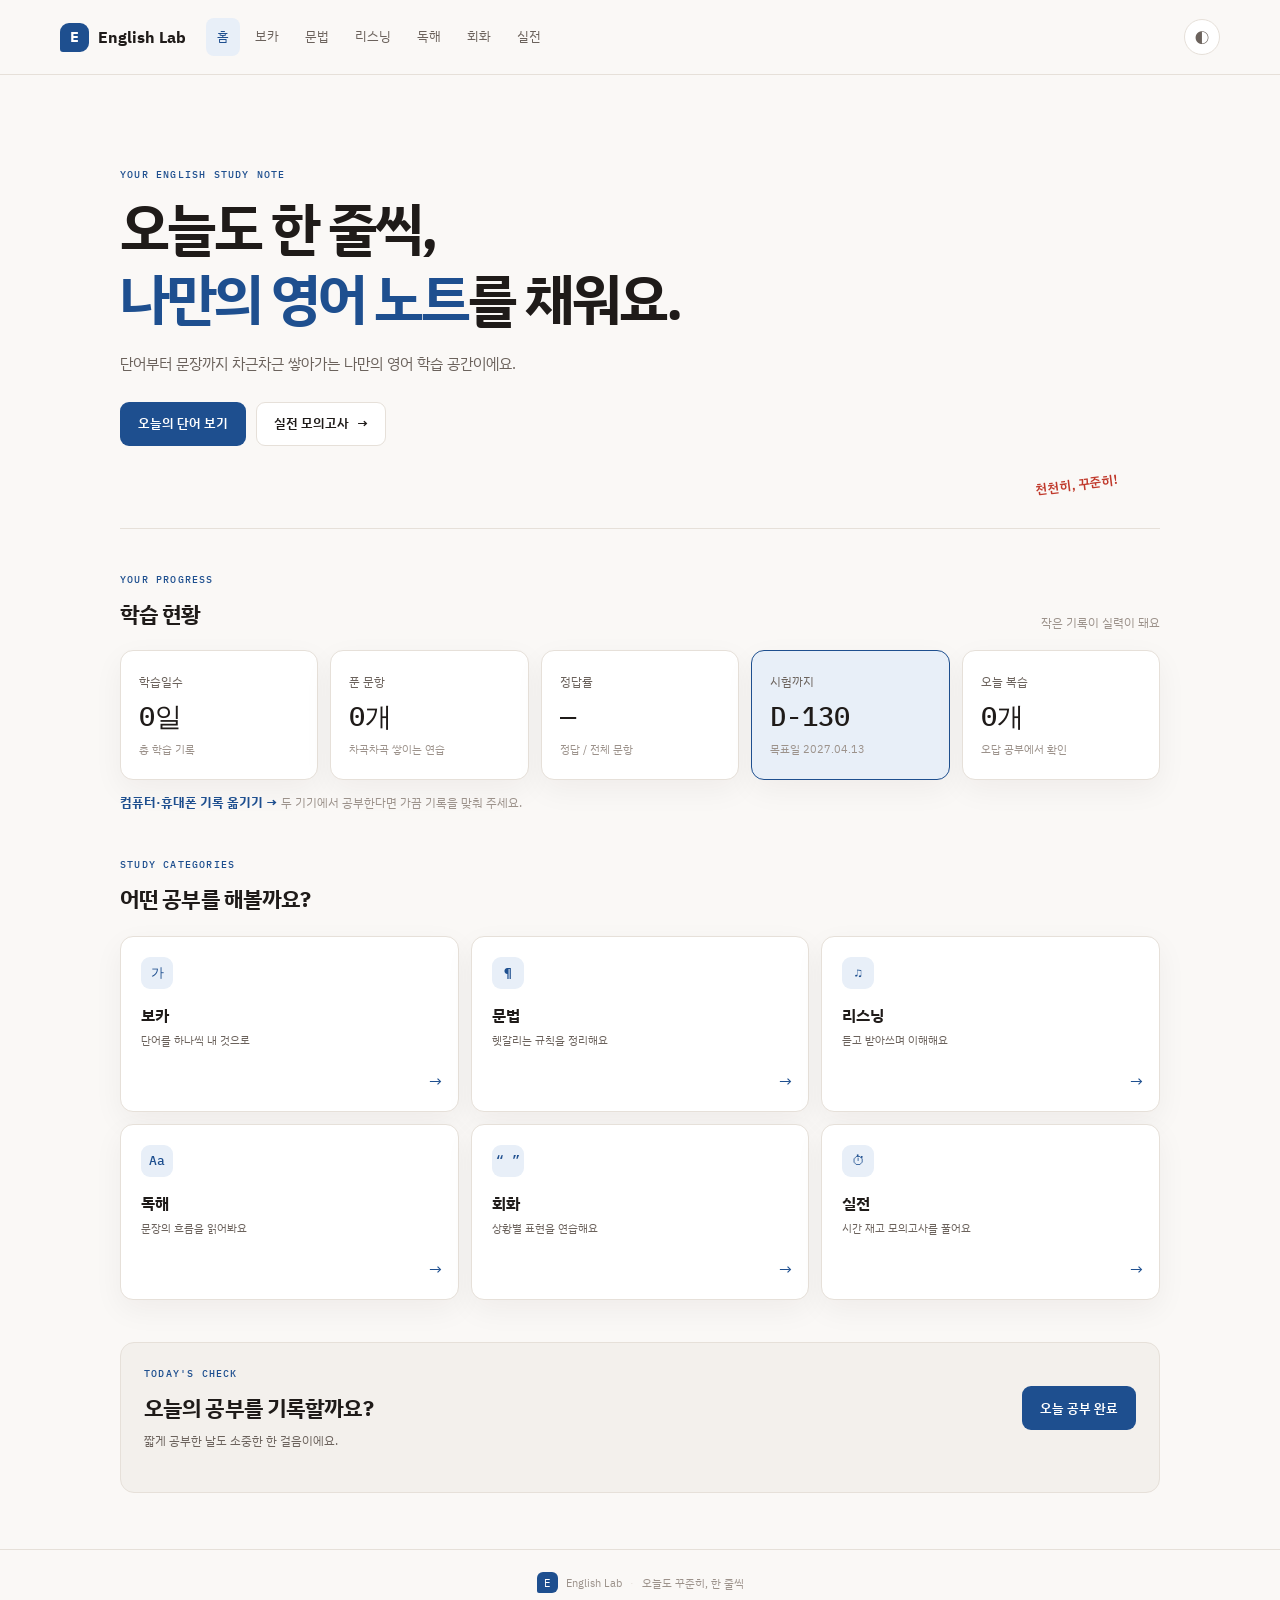
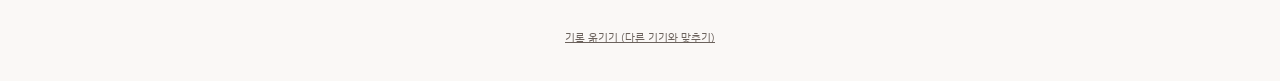
<file: index.html>
<!doctype html>
<html lang="ko">
<head>
  <meta charset="utf-8">
  <meta name="viewport" content="width=device-width, initial-scale=1">
  <meta name="theme-color" content="#FAF8F6">
  <title>English Lab — 오늘의 학습</title>
  <link rel="preconnect" href="https://fonts.googleapis.com">
  <link rel="preconnect" href="https://fonts.gstatic.com" crossorigin>
  <link href="https://fonts.googleapis.com/css2?family=IBM+Plex+Sans+KR:wght@400;600;700&family=IBM+Plex+Mono:wght@400;500&display=swap" rel="stylesheet">
  <link rel="stylesheet" href="assets/css/style.css">
  <script src="assets/js/common.js" defer></script>
</head>
<body>
  <div id="site-header"></div>
  <main class="container">
    <section class="hero">
      <p class="eyebrow">YOUR ENGLISH STUDY NOTE</p>
      <h1>오늘도 한 줄씩,<br><span class="ink-accent">나만의 영어 노트</span>를 채워요.</h1>
      <p class="hero-copy">단어부터 문장까지 차근차근 쌓아가는 나만의 영어 학습 공간이에요.</p>
      <div class="button-row">
        <a class="button button-primary" href="pages/vocab.html">오늘의 단어 보기</a>
        <a class="button button-quiet" href="pages/practice.html">실전 모의고사 <span aria-hidden="true">→</span></a>
      </div>
      <span class="red-pencil-note">천천히, 꾸준히!</span>
    </section>

    <section class="section-block" aria-labelledby="status-title">
      <div class="section-heading">
        <div><p class="eyebrow">YOUR PROGRESS</p><h2 id="status-title">학습 현황</h2></div>
        <span class="section-note">작은 기록이 실력이 돼요</span>
      </div>
      <div class="stats-grid">
        <article class="stat-card"><span class="stat-label">학습일수</span><strong id="study-days">0일</strong><span class="stat-caption">총 학습 기록</span></article>
        <article class="stat-card"><span class="stat-label">푼 문항</span><strong id="quiz-solved">0개</strong><span class="stat-caption">차곡차곡 쌓이는 연습</span></article>
        <article class="stat-card"><span class="stat-label">정답률</span><strong id="quiz-rate">—</strong><span class="stat-caption">정답 / 전체 문항</span></article>
        <article class="stat-card stat-card-accent"><span class="stat-label">시험까지</span><strong id="exam-dday">D-</strong><span class="stat-caption">목표일 2027.04.13</span></article>
        <a class="stat-card due-review-card" id="due-review-card" href="pages/vocab.html#wrong" aria-disabled="true" tabindex="-1"><span class="stat-label">오늘 복습</span><strong id="due-review-count">0개</strong><span class="stat-caption">오답 공부에서 확인</span></a>
      </div>
      <p class="sync-home-link"><a href="pages/sync.html">컴퓨터·휴대폰 기록 옮기기 →</a> <span>두 기기에서 공부한다면 가끔 기록을 맞춰 주세요.</span></p>
    </section>

    <section class="section-block" aria-labelledby="category-title">
      <div class="section-heading"><div><p class="eyebrow">STUDY CATEGORIES</p><h2 id="category-title">어떤 공부를 해볼까요?</h2></div></div>
      <div class="category-grid">
        <a class="category-card" href="pages/vocab.html"><span class="category-icon">가</span><span class="category-title">보카</span><span class="category-description">단어를 하나씩 내 것으로</span><span class="card-arrow">→</span></a>
        <a class="category-card" href="pages/grammar.html"><span class="category-icon">¶</span><span class="category-title">문법</span><span class="category-description">헷갈리는 규칙을 정리해요</span><span class="card-arrow">→</span></a>
        <a class="category-card" href="pages/listening.html"><span class="category-icon">♫</span><span class="category-title">리스닝</span><span class="category-description">듣고 받아쓰며 이해해요</span><span class="card-arrow">→</span></a>
        <a class="category-card" href="pages/reading.html"><span class="category-icon">Aa</span><span class="category-title">독해</span><span class="category-description">문장의 흐름을 읽어봐요</span><span class="card-arrow">→</span></a>
        <a class="category-card" href="pages/speaking.html"><span class="category-icon">“ ”</span><span class="category-title">회화</span><span class="category-description">상황별 표현을 연습해요</span><span class="card-arrow">→</span></a>
        <a class="category-card" href="pages/practice.html"><span class="category-icon">⏱</span><span class="category-title">실전</span><span class="category-description">시간 재고 모의고사를 풀어요</span><span class="card-arrow">→</span></a>
      </div>
    </section>

    <section class="today-check">
      <div><p class="eyebrow">TODAY'S CHECK</p><h2>오늘의 공부를 기록할까요?</h2><p>짧게 공부한 날도 소중한 한 걸음이에요.</p></div>
      <button class="button button-primary" id="mark-today" type="button">오늘 공부 완료</button>
      <p class="check-message" id="today-message" aria-live="polite"></p>
    </section>
  </main>
  <div id="site-footer"></div>
  <script>
    document.addEventListener("DOMContentLoaded", function () {
      var progress = window.Progress.get();
      var solved = progress.quizSolved;
      document.getElementById("study-days").textContent = progress.studiedDates.length + "일";
      document.getElementById("quiz-solved").textContent = solved + "개";
      document.getElementById("quiz-rate").textContent = solved ? Math.round(progress.quizCorrect / solved * 100) + "%" : "—";
      var dueCount = window.Progress.getDueWords().length;
      var dueCard = document.getElementById("due-review-card");
      document.getElementById("due-review-count").textContent = dueCount + "개";
      dueCard.classList.toggle("has-due-words", dueCount > 0);
      dueCard.setAttribute("aria-disabled", String(dueCount === 0));
      dueCard.tabIndex = dueCount > 0 ? 0 : -1;
      if (dueCount === 0) dueCard.removeAttribute("href");
      var days = Math.ceil((new Date("2027-04-13T00:00:00") - new Date(new Date().toDateString())) / 86400000);
      document.getElementById("exam-dday").textContent = days > 0 ? "D-" + days : days === 0 ? "D-day" : "완료";
      document.getElementById("mark-today").addEventListener("click", function () {
        window.Progress.markToday();
        document.getElementById("study-days").textContent = window.Progress.get().studiedDates.length + "일";
        document.getElementById("today-message").textContent = "오늘의 학습을 기록했어요. 잘했어요!";
        this.textContent = "오늘 기록 완료";
      });
    });
  </script>
</body>
</html>
</file>
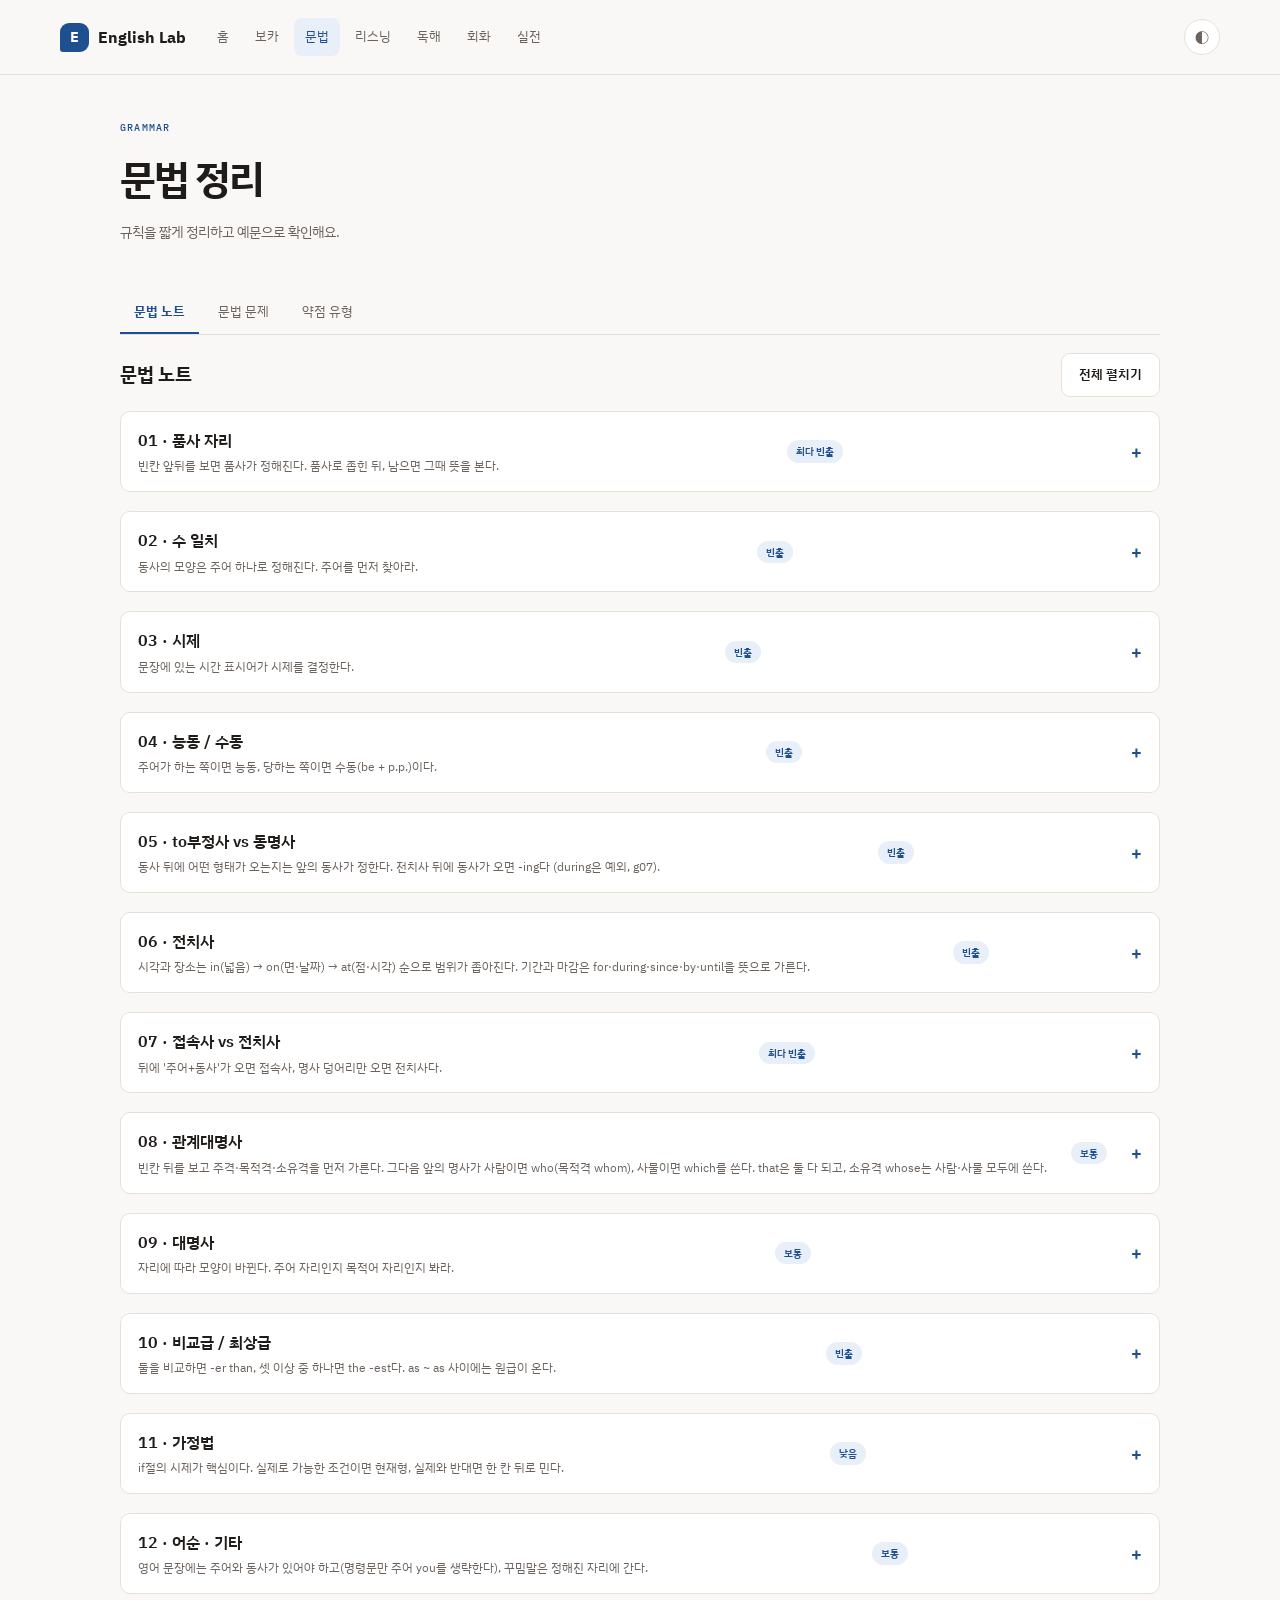
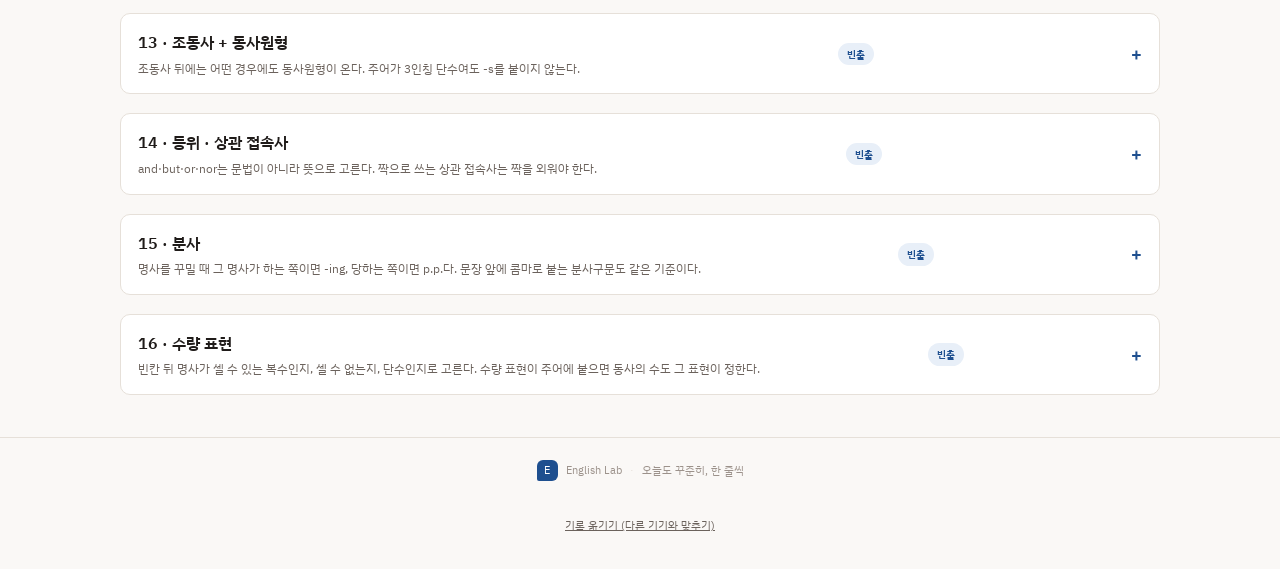
<file: pages/grammar.html>
<!doctype html>
<html lang="ko">
<head>
  <meta charset="utf-8">
  <meta name="viewport" content="width=device-width, initial-scale=1">
  <meta name="theme-color" content="#FAF8F6">
  <title>문법 — English Lab</title>
  <link rel="preconnect" href="https://fonts.googleapis.com">
  <link rel="preconnect" href="https://fonts.gstatic.com" crossorigin>
  <link href="https://fonts.googleapis.com/css2?family=IBM+Plex+Sans+KR:wght@400;600;700&family=IBM+Plex+Mono:wght@400;500&display=swap" rel="stylesheet">
  <link rel="stylesheet" href="../assets/css/style.css">
  <script src="../assets/js/common.js" defer></script>
  <script src="../assets/js/grammar.js" defer></script>
</head>
<body>
  <div id="site-header"></div>
  <main class="container">
    <header class="page-intro">
      <p class="eyebrow">GRAMMAR</p>
      <h1>문법 정리</h1>
      <p>규칙을 짧게 정리하고 예문으로 확인해요.</p>
    </header>
    <section class="content-section grammar-workspace">
      <div class="vocab-tabs" role="tablist" aria-label="문법 학습 메뉴">
        <button class="vocab-tab" id="grammar-tab-notes" type="button" role="tab" aria-controls="grammar-panel-notes" aria-selected="true">문법 노트</button>
        <button class="vocab-tab" id="grammar-tab-quiz" type="button" role="tab" aria-controls="grammar-panel-quiz" aria-selected="false" tabindex="-1">문법 문제</button>
        <button class="vocab-tab" id="grammar-tab-weak" type="button" role="tab" aria-controls="grammar-panel-weak" aria-selected="false" tabindex="-1">약점 유형</button>
      </div>
      <section class="vocab-tab-panel" id="grammar-panel-notes" role="tabpanel" aria-labelledby="grammar-tab-notes">
        <div class="grammar-notes-heading">
          <h2>문법 노트</h2>
          <button class="button button-quiet" id="grammar-expand-toggle" type="button" aria-expanded="false">전체 펼치기</button>
        </div>
        <div id="grammar-list" class="grammar-list"></div>
      </section>
      <section class="vocab-tab-panel" id="grammar-panel-quiz" role="tabpanel" aria-labelledby="grammar-tab-quiz" hidden>
        <h2>문법 문제</h2>
        <form class="panel grammar-quiz-settings" id="grammar-quiz-form">
          <label class="field" for="grammar-quiz-rule">유형
            <select id="grammar-quiz-rule"></select>
          </label>
          <label class="field" for="grammar-quiz-count">문항 수
            <select id="grammar-quiz-count">
              <option value="10">10문제</option>
              <option value="20">20문제</option>
              <option value="all">전체</option>
            </select>
          </label>
          <p class="grammar-quiz-message" id="grammar-quiz-message" aria-live="polite"></p>
          <button class="button button-primary" type="submit">시작</button>
        </form>
        <div class="grammar-quiz-stage" id="grammar-quiz-stage" aria-live="polite" hidden></div>
      </section>
      <section class="vocab-tab-panel" id="grammar-panel-weak" role="tabpanel" aria-labelledby="grammar-tab-weak" hidden>
        <h2>약점 유형</h2>
        <div id="grammar-weak-list" class="grammar-weak-list"></div>
        <button class="button button-primary" id="grammar-weak-practice" type="button" disabled>약점 유형만 집중 연습</button>
      </section>
    </section>
  </main>
  <div id="site-footer"></div>
  <script src="../data/grammar.js"></script>
</body>
</html>
</file>
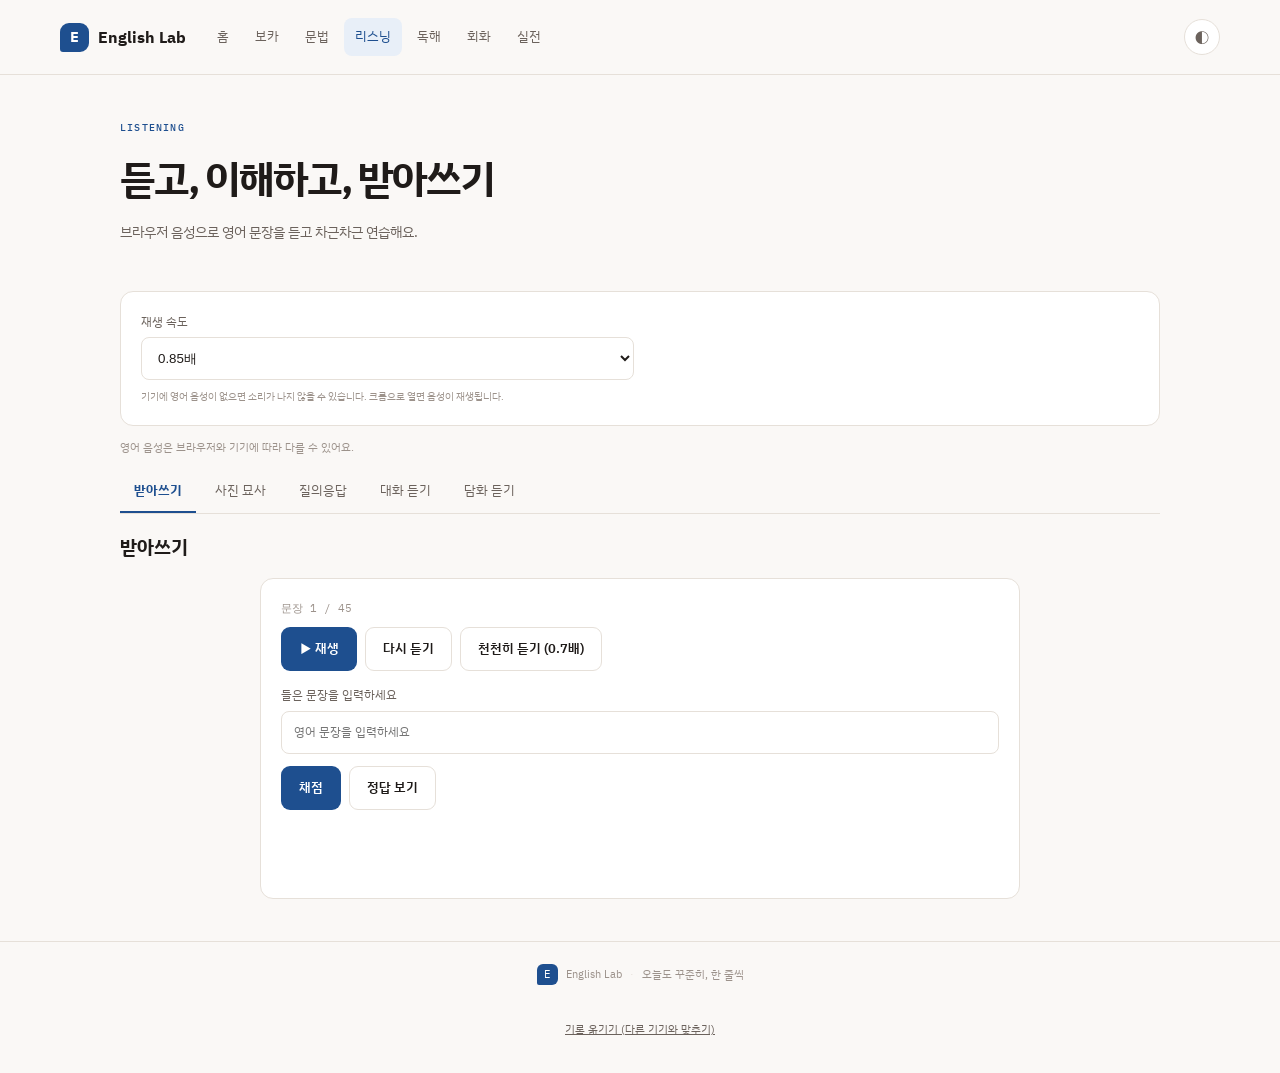
<file: pages/listening.html>
<!doctype html>
<html lang="ko">
<head>
  <meta charset="utf-8">
  <meta name="viewport" content="width=device-width, initial-scale=1">
  <meta name="theme-color" content="#FAF8F6">
  <title>리스닝 — English Lab</title>
  <link rel="preconnect" href="https://fonts.googleapis.com">
  <link rel="preconnect" href="https://fonts.gstatic.com" crossorigin>
  <link href="https://fonts.googleapis.com/css2?family=IBM+Plex+Sans+KR:wght@400;600;700&family=IBM+Plex+Mono:wght@400;500&display=swap" rel="stylesheet">
  <link rel="stylesheet" href="../assets/css/style.css">
  <script src="../assets/js/common.js" defer></script>
  <script src="../assets/js/speech.js" defer></script>
  <script src="../assets/js/listening-voices.js" defer></script>
  <script src="../assets/js/listening-graphic.js" defer></script>
  <script src="../assets/js/listening.js" defer></script>
</head>
<body>
  <div id="site-header"></div>
  <main class="container">
    <header class="page-intro">
      <p class="eyebrow">LISTENING</p>
      <h1>듣고, 이해하고, 받아쓰기</h1>
      <p>브라우저 음성으로 영어 문장을 듣고 차근차근 연습해요.</p>
    </header>
    <section class="content-section listening-workspace">
      <section class="panel listening-voice-settings" aria-label="음성 설정">
        <label class="field" for="listening-rate">재생 속도
          <select id="listening-rate">
            <option value="0.7">0.7배</option>
            <option value="0.85">0.85배</option>
            <option value="1">1.0배</option>
          </select>
        </label>
        <label class="field" id="listening-locale-field" for="listening-locale">발음
          <select id="listening-locale"></select>
        </label>
        <p class="listening-voice-diagnostics" id="listening-voice-diagnostics" role="status" aria-live="polite"></p>
        <p class="listening-accent-note" id="listening-accent-note" role="status" hidden>윈도우 설정에서 영국식·호주식 음성을 추가하면 다양한 발음으로 들을 수 있어요.</p>
      </section>
      <p class="listening-support-note" id="listening-support-note" role="status"></p>
      <p class="listening-fallback-note" id="listening-fallback-note" role="status" hidden></p>
      <div class="vocab-tabs" role="tablist" aria-label="리스닝 학습 메뉴">
        <button class="vocab-tab" id="listening-tab-dictation" type="button" role="tab" aria-controls="listening-panel-dictation" aria-selected="true">받아쓰기</button>
        <button class="vocab-tab" id="listening-tab-part1" type="button" role="tab" aria-controls="listening-panel-part1" aria-selected="false" tabindex="-1">사진 묘사</button>
        <button class="vocab-tab" id="listening-tab-part2" type="button" role="tab" aria-controls="listening-panel-part2" aria-selected="false" tabindex="-1">질의응답</button>
        <button class="vocab-tab" id="listening-tab-part3" type="button" role="tab" aria-controls="listening-panel-part3" aria-selected="false" tabindex="-1">대화 듣기</button>
        <button class="vocab-tab" id="listening-tab-part4" type="button" role="tab" aria-controls="listening-panel-part4" aria-selected="false" tabindex="-1">담화 듣기</button>
      </div>
      <section class="vocab-tab-panel" id="listening-panel-dictation" role="tabpanel" aria-labelledby="listening-tab-dictation">
        <h2>받아쓰기</h2>
        <div class="panel listening-exercise">
          <p class="listening-counter" id="dictation-counter"></p>
          <div class="listening-button-row">
            <button class="button button-primary listening-playback-control" id="dictation-play" type="button">▶ 재생</button>
            <button class="button button-quiet listening-playback-control" id="dictation-replay" type="button">다시 듣기</button>
            <button class="button button-quiet listening-playback-control" id="dictation-slow" type="button">천천히 듣기 (0.7배)</button>
          </div>
          <label class="field listening-answer-field" for="dictation-input">들은 문장을 입력하세요
            <input id="dictation-input" type="text" autocomplete="off" placeholder="영어 문장을 입력하세요">
          </label>
          <div class="listening-button-row">
            <button class="button button-primary" id="dictation-check" type="button">채점</button>
            <button class="button button-quiet" id="dictation-show-answer" type="button">정답 보기</button>
            <button class="button button-quiet" id="dictation-next" type="button" hidden>다음 문장</button>
          </div>
          <p class="listening-score" id="dictation-score" aria-live="polite"></p>
          <div class="dictation-result" id="dictation-result" aria-live="polite"></div>
          <p class="dictation-translation" id="dictation-translation" hidden></p>
          <p class="listening-playback-message" id="dictation-message" aria-live="polite"></p>
        </div>
      </section>
      <section class="vocab-tab-panel" id="listening-panel-part1" role="tabpanel" aria-labelledby="listening-tab-part1" hidden>
        <h2>사진 묘사 · Part 1</h2>
        <div class="panel listening-exercise">
          <p class="listening-counter" id="part1-counter"></p>
          <figure class="listening-part1-figure" id="part1-figure">
            <img class="listening-part1-photo" id="part1-photo" alt="" decoding="async">
            <p class="listening-part1-fallback" id="part1-photo-fallback" role="status" hidden>사진을 불러오지 못했어요. 새로고침하거나 다음 사진으로 넘어가 주세요.</p>
          </figure>
          <p class="listening-part1-guide" id="part1-guide">네 문장을 듣고 사진을 가장 잘 묘사한 문장을 고르세요. 문장은 채점 뒤에 글자로 보여 드려요.</p>
          <div class="listening-button-row">
            <button class="button button-primary listening-playback-control" id="part1-play-all" type="button">▶ 네 문장 차례로 듣기</button>
          </div>
          <div class="listening-choice-list" id="part1-choices"></div>
          <div class="listening-feedback" id="part1-feedback" aria-live="polite"></div>
          <button class="button button-primary" id="part1-next" type="button" hidden>다음 사진</button>
          <p class="listening-playback-message" id="part1-message" aria-live="polite"></p>
        </div>
      </section>
      <section class="vocab-tab-panel" id="listening-panel-part2"role="tabpanel" aria-labelledby="listening-tab-part2" hidden>
        <h2>질의응답 · Part 2</h2>
        <div class="panel listening-exercise">
          <p class="listening-counter" id="part2-counter"></p>
          <div class="listening-button-row">
            <button class="button button-primary listening-playback-control" id="part2-play-question" type="button">▶ 질문 재생</button>
            <button class="button button-quiet" id="part2-script-toggle" type="button" aria-expanded="false">스크립트 보기</button>
          </div>
          <p class="listening-script en" id="part2-script" hidden></p>
          <div class="listening-choice-list" id="part2-choices"></div>
          <div class="listening-feedback" id="part2-feedback" aria-live="polite"></div>
          <button class="button button-primary" id="part2-next" type="button" hidden>다음 문제</button>
          <p class="listening-playback-message" id="part2-message" aria-live="polite"></p>
        </div>
      </section>
      <section class="vocab-tab-panel" id="listening-panel-part3" role="tabpanel" aria-labelledby="listening-tab-part3" hidden>
        <h2>대화 듣기 · Part 3</h2>
        <div class="panel listening-exercise">
          <p class="listening-counter" id="part3-counter"></p>
          <div class="listening-graphic-slot" id="part3-graphic" hidden></div>
          <div class="listening-button-row">
            <button class="button button-primary listening-playback-control" id="part3-play" type="button">▶ 대화 듣기</button>
            <button class="button button-quiet listening-playback-control" id="part3-replay" type="button">대화 다시 듣기</button>
            <button class="button button-quiet" id="part3-start-questions" type="button" disabled>문제 시작</button>
          </div>
          <p class="listening-now-speaking" id="part3-now-speaking" aria-live="polite" hidden></p>
          <p class="listening-playback-message" id="part3-message" aria-live="polite"></p>
          <div class="listening-part3-quiz" id="part3-quiz" hidden>
            <p class="listening-counter" id="part3-question-counter"></p>
            <h3 class="listening-question en" id="part3-question"></h3>
            <div class="listening-choice-list" id="part3-choices"></div>
            <div class="listening-feedback" id="part3-feedback" aria-live="polite"></div>
            <button class="button button-primary" id="part3-next" type="button" hidden>다음 문제</button>
            <button class="button button-quiet" id="part3-script-toggle" type="button" aria-expanded="false" hidden>스크립트 보기</button>
            <div class="listening-transcript" id="part3-script" hidden></div>
            <button class="button button-quiet" id="part3-next-dialogue" type="button" hidden>다음 대화</button>
          </div>
        </div>
      </section>
      <section class="vocab-tab-panel" id="listening-panel-part4" role="tabpanel" aria-labelledby="listening-tab-part4" hidden>
        <h2>담화 듣기 · Part 4</h2>
        <div class="panel listening-exercise">
          <p class="listening-counter" id="part4-counter"></p>
          <div class="listening-graphic-slot" id="part4-graphic" hidden></div>
          <div class="listening-button-row">
            <button class="button button-primary listening-playback-control" id="part4-play" type="button">▶ 담화 듣기</button>
            <button class="button button-quiet listening-playback-control" id="part4-replay" type="button">담화 다시 듣기</button>
            <button class="button button-quiet" id="part4-start-questions" type="button" disabled>문제 시작</button>
          </div>
          <p class="listening-playback-message" id="part4-message" aria-live="polite"></p>
          <div class="listening-part3-quiz" id="part4-quiz" hidden>
            <p class="listening-counter" id="part4-question-counter"></p>
            <h3 class="listening-question en" id="part4-question"></h3>
            <div class="listening-choice-list" id="part4-choices"></div>
            <div class="listening-feedback" id="part4-feedback" aria-live="polite"></div>
            <button class="button button-primary" id="part4-next" type="button" hidden>다음 문제</button>
            <button class="button button-quiet" id="part4-script-toggle" type="button" aria-expanded="false" hidden>스크립트 보기</button>
            <div class="listening-transcript" id="part4-script" hidden></div>
            <button class="button button-quiet" id="part4-next-talk" type="button" hidden>다음 담화</button>
          </div>
        </div>
      </section>
    </section>
  </main>
  <div id="site-footer"></div>
  <script src="../data/listening.js"></script>
  <script src="../data/part1.js"></script>
</body>
</html>
</file>
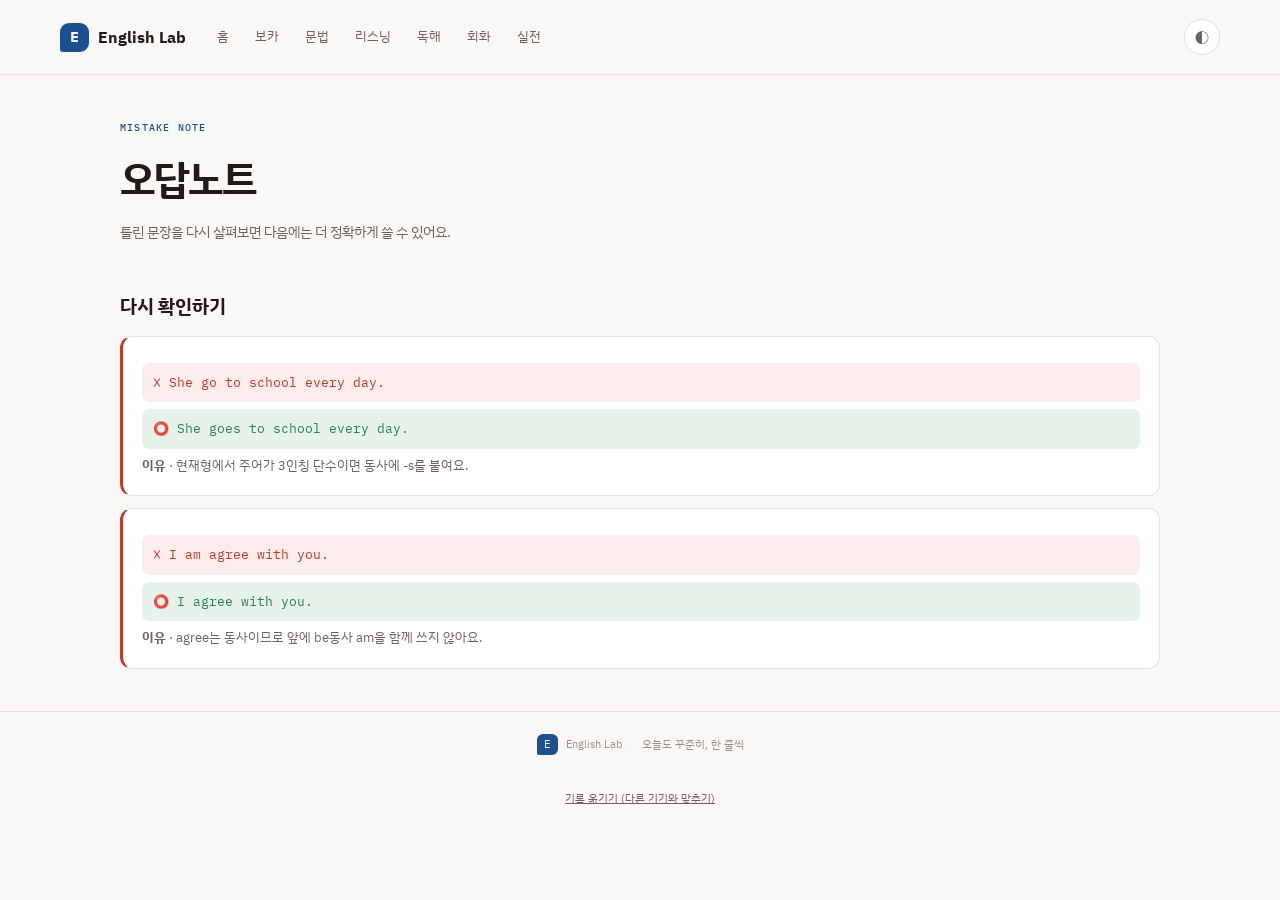
<file: pages/mistakes.html>
<!doctype html>
<html lang="ko"><head>
  <meta charset="utf-8"><meta name="viewport" content="width=device-width, initial-scale=1"><meta name="theme-color" content="#FAF8F6">
  <title>오답노트 — English Lab</title><link rel="preconnect" href="https://fonts.googleapis.com"><link rel="preconnect" href="https://fonts.gstatic.com" crossorigin>
  <link href="https://fonts.googleapis.com/css2?family=IBM+Plex+Sans+KR:wght@400;600;700&family=IBM+Plex+Mono:wght@400;500&display=swap" rel="stylesheet">
  <link rel="stylesheet" href="../assets/css/style.css"><script src="../assets/js/common.js" defer></script>
</head><body><div id="site-header"></div><main class="container">
  <header class="page-intro"><p class="eyebrow">MISTAKE NOTE</p><h1>오답노트</h1><p>틀린 문장을 다시 살펴보면 다음에는 더 정확하게 쓸 수 있어요.</p></header>
  <section class="content-section"><h2>다시 확인하기</h2><div id="mistake-list" class="list-stack"></div></section>
</main><div id="site-footer"></div>
<script src="../data/mistakes.js"></script><script>
  document.addEventListener("DOMContentLoaded", function () {
    document.getElementById("mistake-list").innerHTML = window.MISTAKES.map(function (item) {
      return '<article class="note-card mistake-card"><span class="answer-wrong en">❌ ' + item.original + '</span><span class="answer-right en">⭕ ' + item.correction + '</span><p><strong>이유</strong> · ' + item.reason + "</p></article>";
    }).join("");
  });
</script></body></html>
</file>
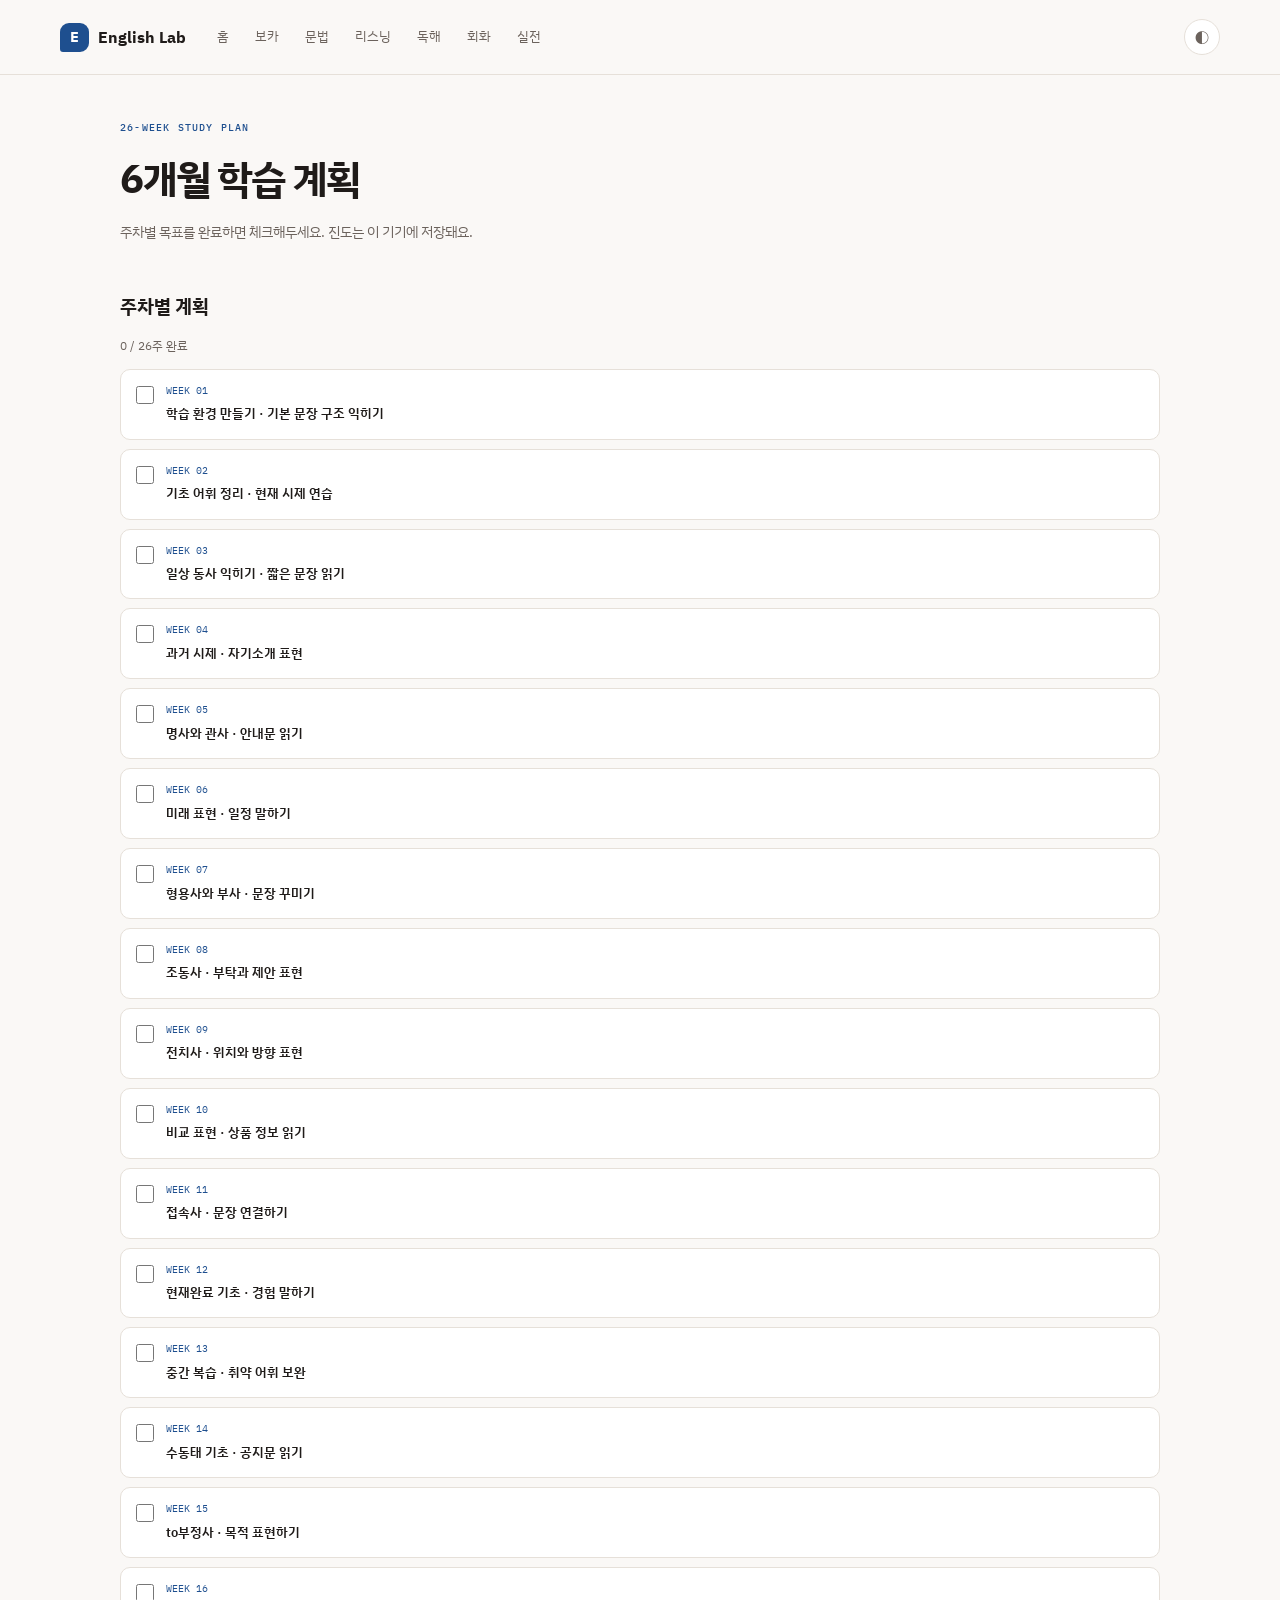
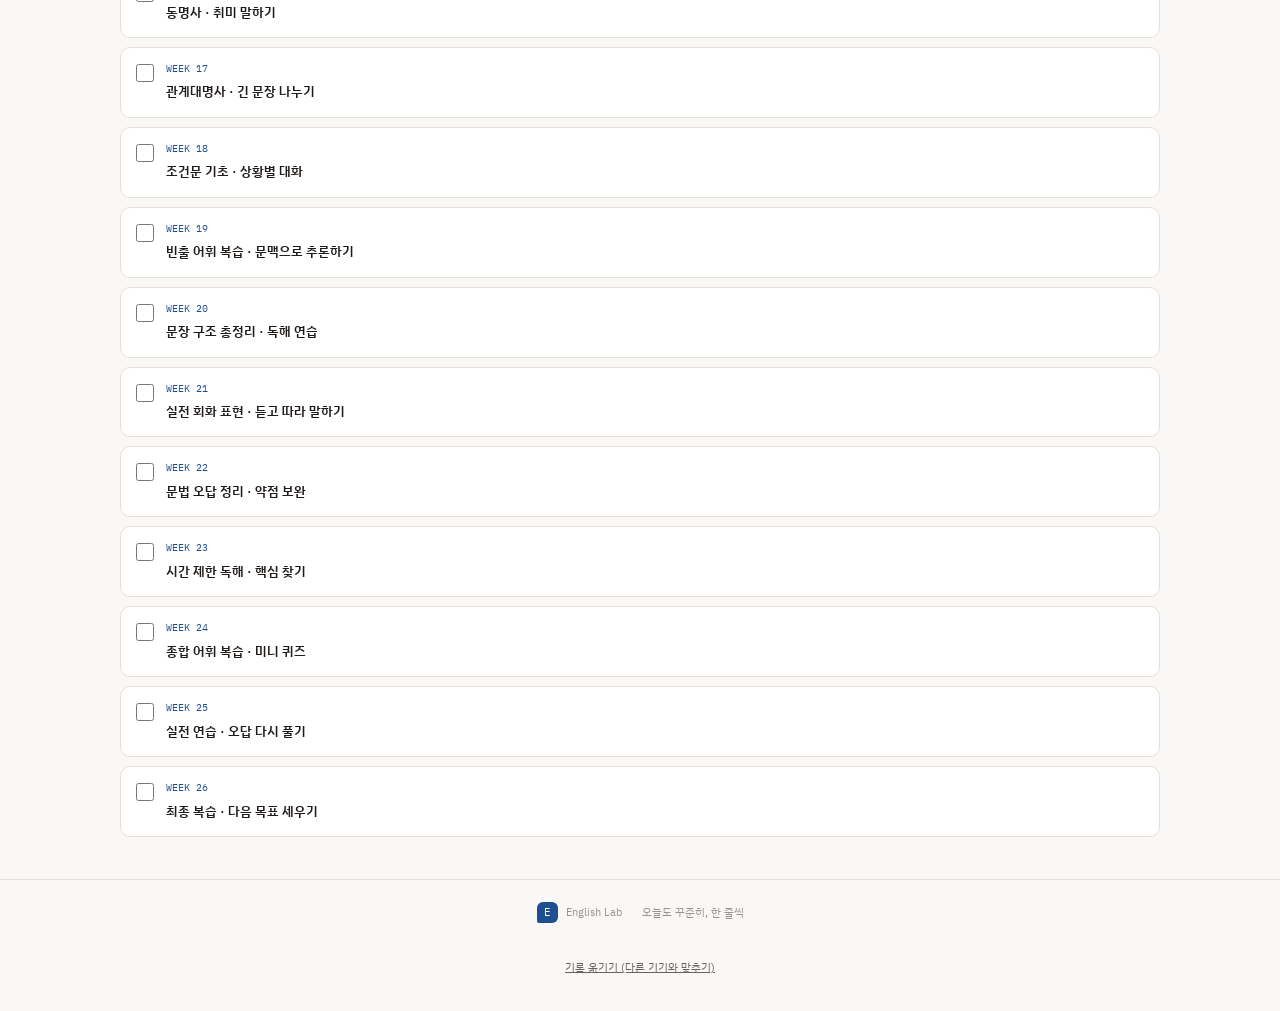
<file: pages/plan.html>
<!doctype html>
<html lang="ko"><head>
  <meta charset="utf-8"><meta name="viewport" content="width=device-width, initial-scale=1"><meta name="theme-color" content="#FAF8F6">
  <title>6개월 계획 — English Lab</title><link rel="preconnect" href="https://fonts.googleapis.com"><link rel="preconnect" href="https://fonts.gstatic.com" crossorigin>
  <link href="https://fonts.googleapis.com/css2?family=IBM+Plex+Sans+KR:wght@400;600;700&family=IBM+Plex+Mono:wght@400;500&display=swap" rel="stylesheet">
  <link rel="stylesheet" href="../assets/css/style.css"><script src="../assets/js/common.js" defer></script>
</head><body><div id="site-header"></div><main class="container">
  <header class="page-intro"><p class="eyebrow">26-WEEK STUDY PLAN</p><h1>6개월 학습 계획</h1><p>주차별 목표를 완료하면 체크해두세요. 진도는 이 기기에 저장돼요.</p></header>
  <section class="content-section"><h2>주차별 계획</h2><p class="plan-progress" id="plan-progress" aria-live="polite"></p><div class="plan-list" id="plan-list"></div></section>
</main><div id="site-footer"></div>
<script src="../data/plan.js"></script><script>
  document.addEventListener("DOMContentLoaded", function () {
    var progress = window.Progress.get();
    var list = document.getElementById("plan-list");
    function updateCount() {
      var done = Object.keys(window.Progress.get().planDone).filter(function (id) { return window.Progress.get().planDone[id]; }).length;
      document.getElementById("plan-progress").textContent = done + " / " + window.PLAN.length + "주 완료";
    }
    list.innerHTML = window.PLAN.map(function (item, index) {
      var checked = Boolean(progress.planDone[item.id]);
      return '<label class="plan-item' + (checked ? " is-done" : "") + '"><input type="checkbox" data-plan-id="' + item.id + '"' + (checked ? " checked" : "") + '><span><span class="plan-week">WEEK ' + String(index + 1).padStart(2, "0") + '</span><span class="plan-title">' + item.title + "</span></span></label>";
    }).join("");
    list.querySelectorAll("input").forEach(function (checkbox) {
      checkbox.addEventListener("change", function () {
        var planDone = window.Progress.get().planDone;
        planDone[checkbox.getAttribute("data-plan-id")] = checkbox.checked;
        window.Progress.set({ planDone: planDone });
        checkbox.closest(".plan-item").classList.toggle("is-done", checkbox.checked);
        updateCount();
      });
    });
    updateCount();
  });
</script></body></html>
</file>
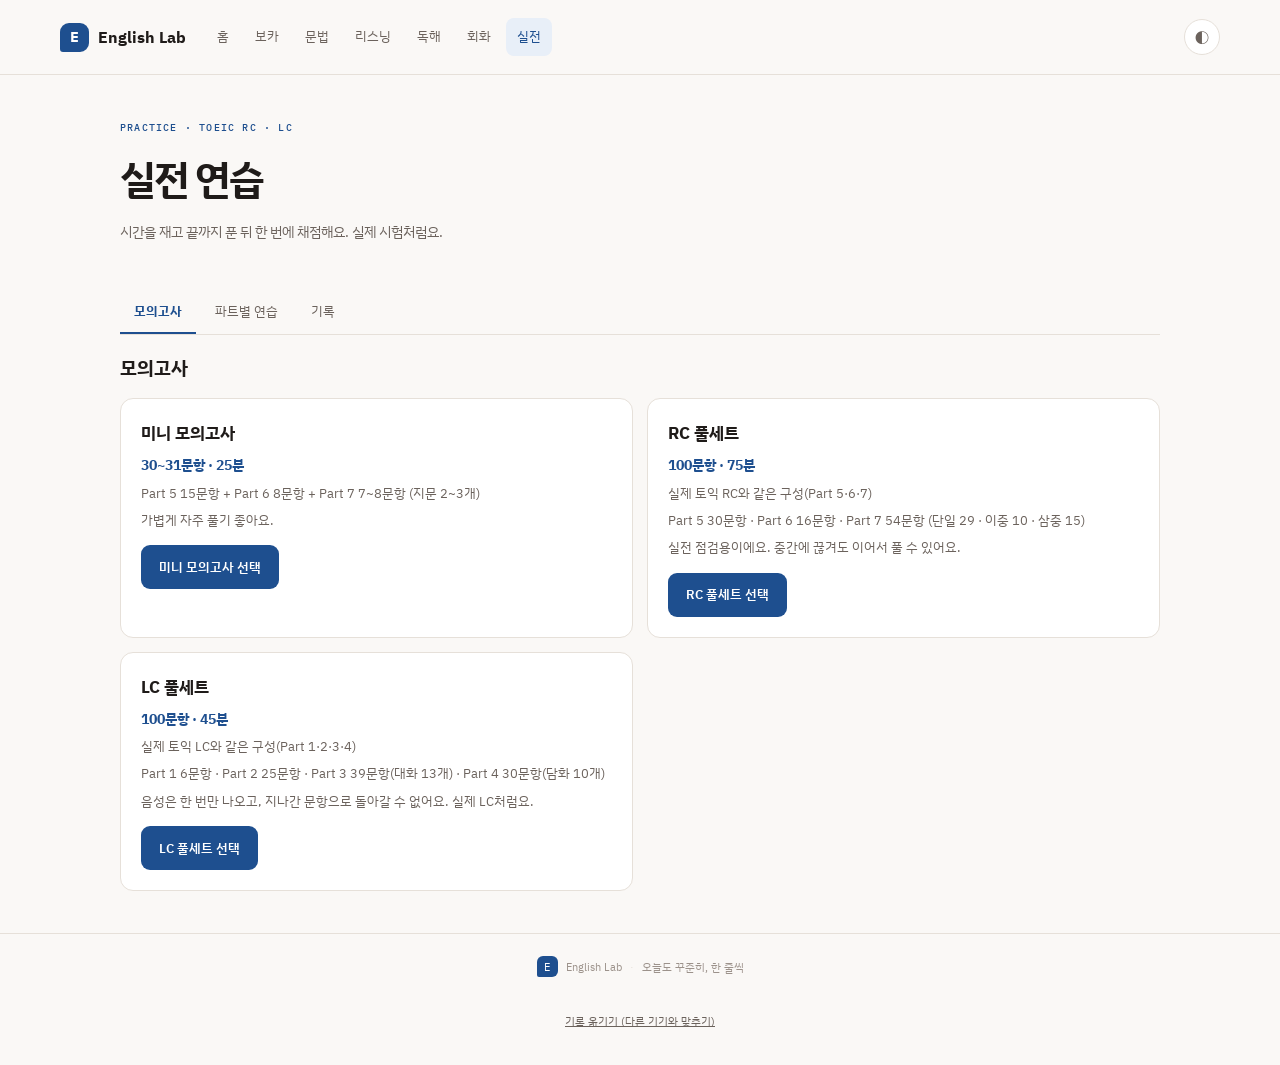
<file: pages/practice.html>
<!doctype html>
<html lang="ko">
<head>
  <meta charset="utf-8">
  <meta name="viewport" content="width=device-width, initial-scale=1">
  <meta name="theme-color" content="#FAF8F6">
  <title>실전 — English Lab</title>
  <link rel="preconnect" href="https://fonts.googleapis.com">
  <link rel="preconnect" href="https://fonts.gstatic.com" crossorigin>
  <link href="https://fonts.googleapis.com/css2?family=IBM+Plex+Sans+KR:wght@400;600;700&family=IBM+Plex+Mono:wght@400;500&display=swap" rel="stylesheet">
  <link rel="stylesheet" href="../assets/css/style.css">
  <script src="../assets/js/common.js" defer></script>
  <script src="../assets/js/speech.js" defer></script>
  <script src="../assets/js/listening-voices.js" defer></script>
  <script src="../assets/js/listening-graphic.js" defer></script>
  <script src="../assets/js/practice.js" defer></script>
</head>
<body>
  <div id="site-header"></div>
  <main class="container">
    <header class="page-intro">
      <p class="eyebrow">PRACTICE · TOEIC RC · LC</p>
      <h1>실전 연습</h1>
      <p>시간을 재고 끝까지 푼 뒤 한 번에 채점해요. 실제 시험처럼요.</p>
    </header>
    <section class="content-section practice-workspace">
      <div class="vocab-tabs" role="tablist" aria-label="실전 학습 메뉴">
        <button class="vocab-tab" id="practice-tab-mock" type="button" role="tab" aria-controls="practice-panel-mock" aria-selected="true">모의고사</button>
        <button class="vocab-tab" id="practice-tab-parts" type="button" role="tab" aria-controls="practice-panel-parts" aria-selected="false" tabindex="-1">파트별 연습</button>
        <button class="vocab-tab" id="practice-tab-history" type="button" role="tab" aria-controls="practice-panel-history" aria-selected="false" tabindex="-1">기록</button>
      </div>
      <section class="vocab-tab-panel" id="practice-panel-mock" role="tabpanel" aria-labelledby="practice-tab-mock">
        <h2>모의고사</h2>
        <div id="practice-mock-stage"></div>
      </section>
      <section class="vocab-tab-panel" id="practice-panel-parts" role="tabpanel" aria-labelledby="practice-tab-parts" hidden>
        <h2>파트별 연습</h2>
        <form class="panel practice-part-picker" id="practice-part-form">
          <label class="field" for="practice-part-select">파트
            <select id="practice-part-select">
              <option value="p5">Part 5 · 단문 빈칸 (10문항)</option>
              <option value="p6">Part 6 · 장문 빈칸 (1세트)</option>
              <option value="p7">Part 7 · 독해 (1지문)</option>
            </select>
          </label>
          <button class="button button-primary" type="submit">연습 시작</button>
        </form>
        <div id="practice-part-stage" class="practice-part-stage"></div>
      </section>
      <section class="vocab-tab-panel" id="practice-panel-history" role="tabpanel" aria-labelledby="practice-tab-history" hidden>
        <h2>기록</h2>
        <div id="practice-history"></div>
      </section>
    </section>
  </main>
  <div id="site-footer"></div>
  <script src="../data/grammar.js"></script>
  <script src="../data/reading.js"></script>
  <script src="../data/listening.js"></script>
  <script src="../data/part1.js"></script>
</body>
</html>
</file>
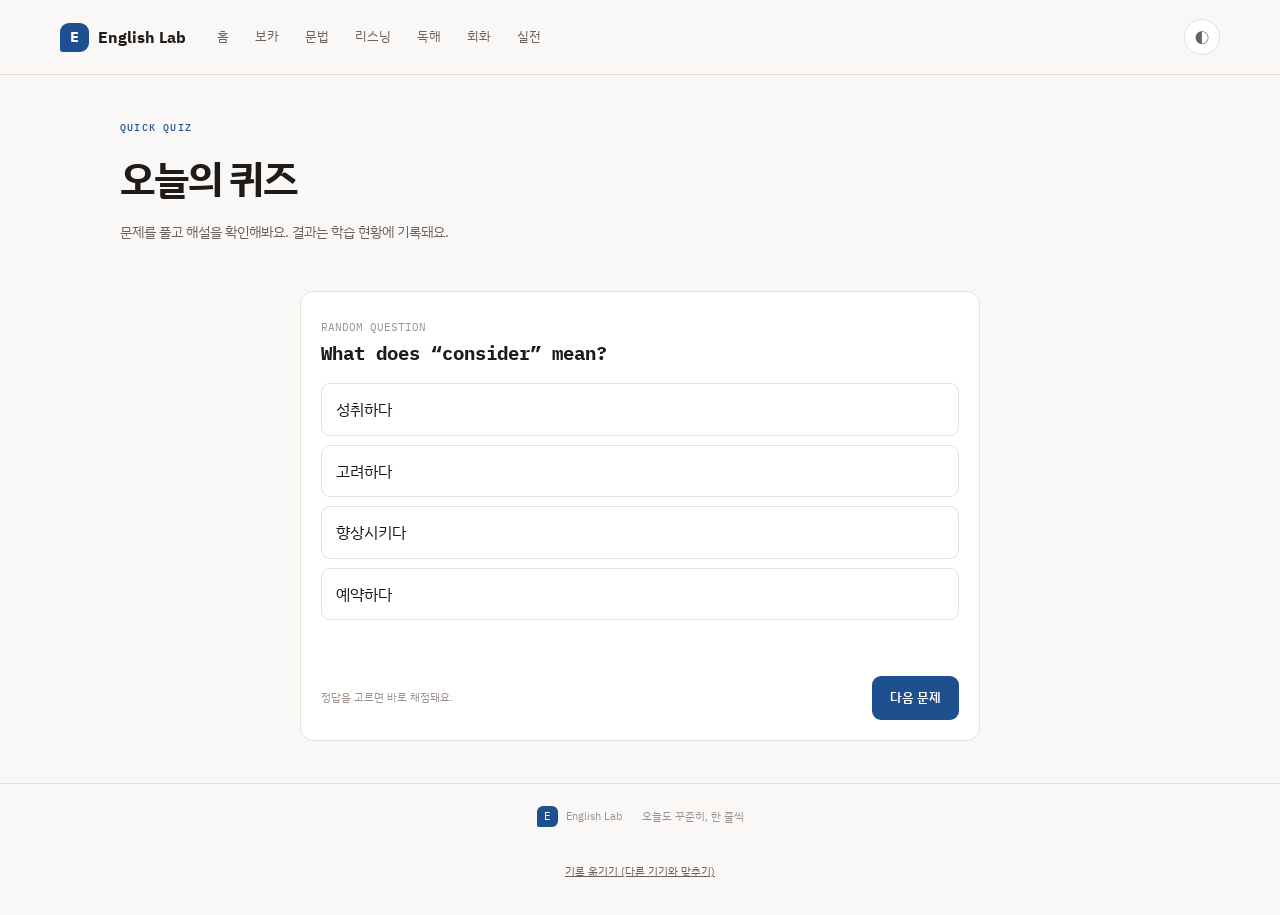
<file: pages/quiz.html>
<!doctype html>
<html lang="ko"><head>
  <meta charset="utf-8"><meta name="viewport" content="width=device-width, initial-scale=1"><meta name="theme-color" content="#FAF8F6">
  <title>퀴즈 — English Lab</title><link rel="preconnect" href="https://fonts.googleapis.com"><link rel="preconnect" href="https://fonts.gstatic.com" crossorigin>
  <link href="https://fonts.googleapis.com/css2?family=IBM+Plex+Sans+KR:wght@400;600;700&family=IBM+Plex+Mono:wght@400;500&display=swap" rel="stylesheet">
  <link rel="stylesheet" href="../assets/css/style.css"><script src="../assets/js/common.js" defer></script>
</head><body><div id="site-header"></div><main class="container">
  <header class="page-intro"><p class="eyebrow">QUICK QUIZ</p><h1>오늘의 퀴즈</h1><p>문제를 풀고 해설을 확인해봐요. 결과는 학습 현황에 기록돼요.</p></header>
  <section class="content-section"><div class="panel quiz-card" id="quiz-area" aria-live="polite"></div></section>
</main><div id="site-footer"></div>
<script src="../data/quiz.js"></script><script src="../assets/js/quiz.js" defer></script></body></html>
</file>
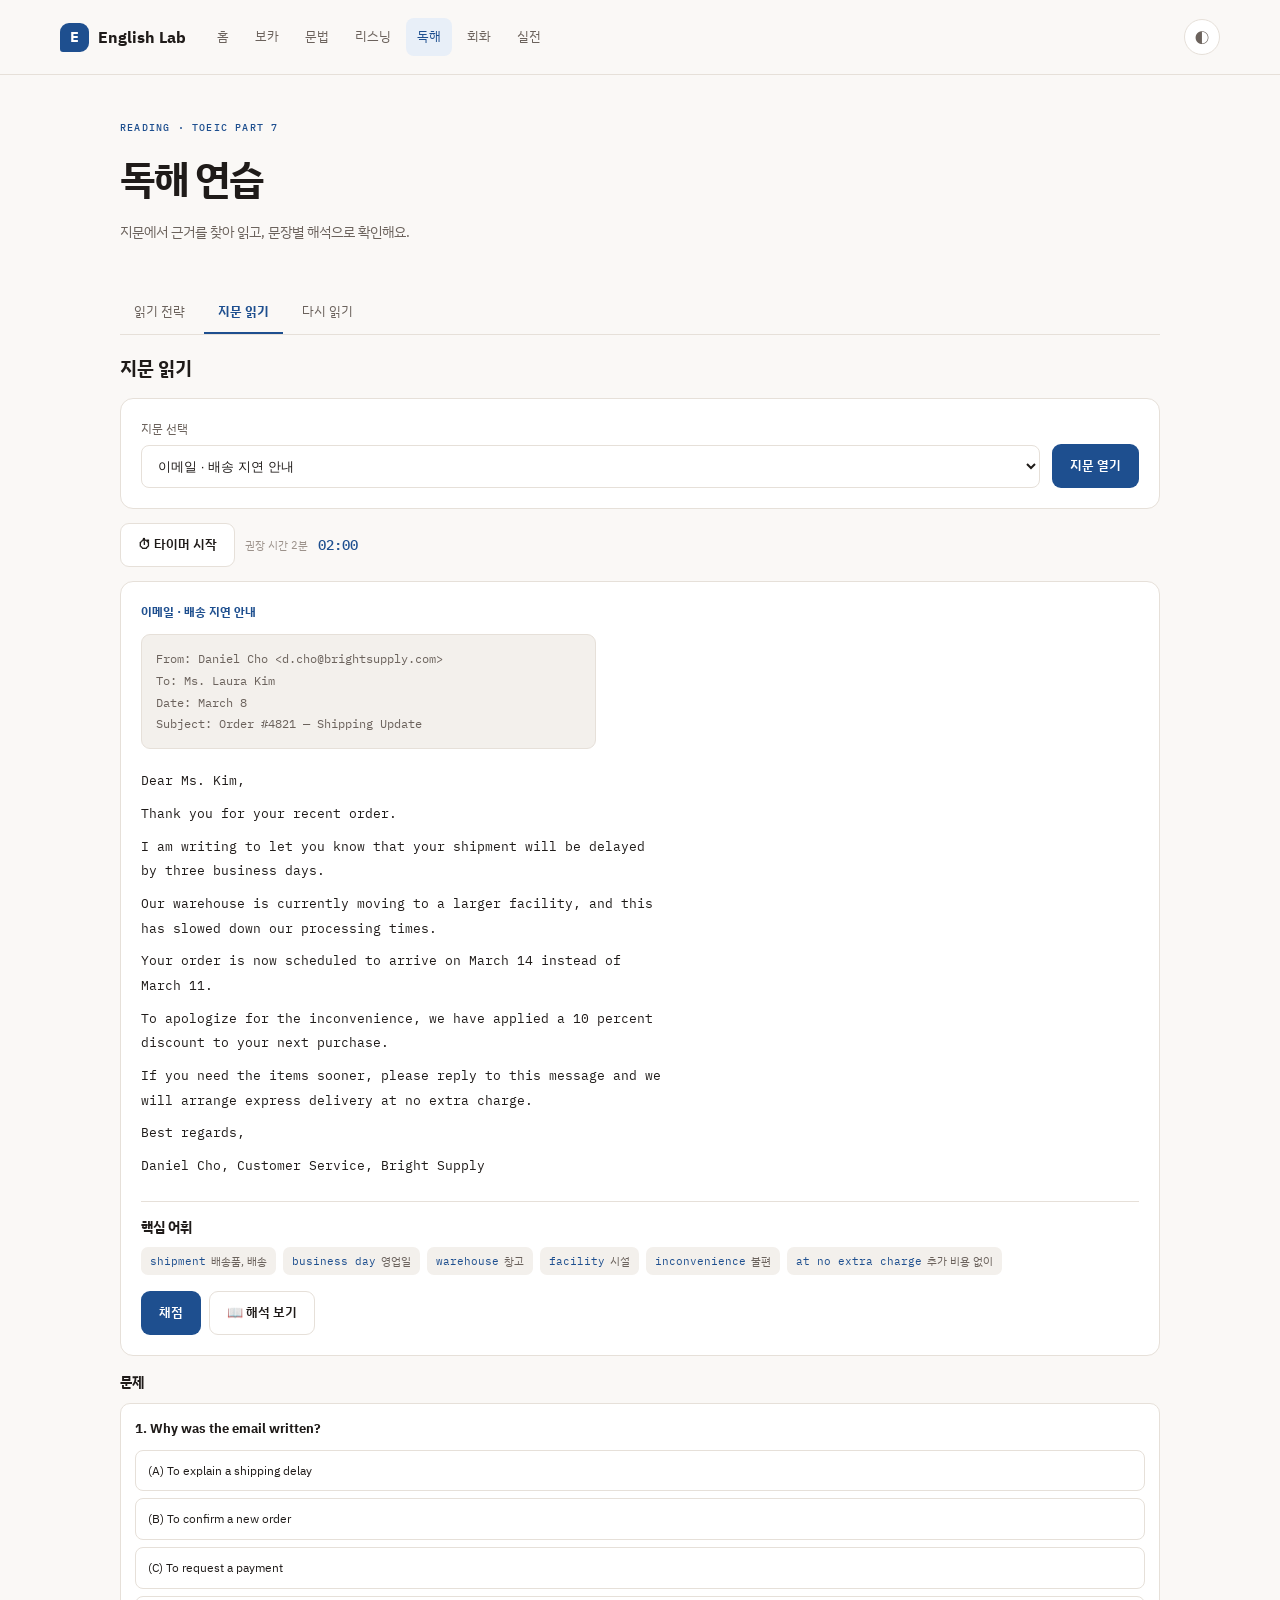
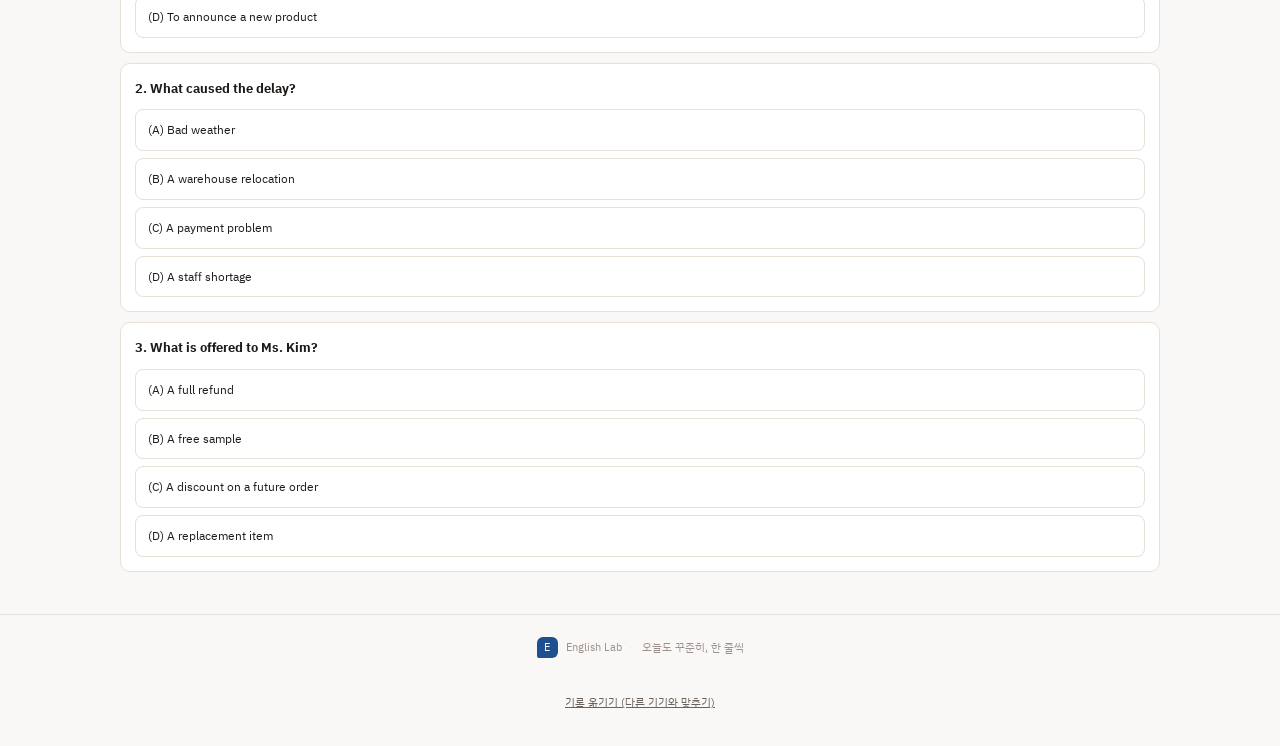
<file: pages/reading.html>
<!doctype html>
<html lang="ko">
<head>
  <meta charset="utf-8">
  <meta name="viewport" content="width=device-width, initial-scale=1">
  <meta name="theme-color" content="#FAF8F6">
  <title>독해 — English Lab</title>
  <link rel="preconnect" href="https://fonts.googleapis.com">
  <link rel="preconnect" href="https://fonts.gstatic.com" crossorigin>
  <link href="https://fonts.googleapis.com/css2?family=IBM+Plex+Sans+KR:wght@400;600;700&family=IBM+Plex+Mono:wght@400;500&display=swap" rel="stylesheet">
  <link rel="stylesheet" href="../assets/css/style.css">
  <script src="../assets/js/common.js" defer></script>
  <script src="../assets/js/reading.js" defer></script>
</head>
<body>
  <div id="site-header"></div>
  <main class="container">
    <header class="page-intro">
      <p class="eyebrow">READING · TOEIC PART 7</p>
      <h1>독해 연습</h1>
      <p>지문에서 근거를 찾아 읽고, 문장별 해석으로 확인해요.</p>
    </header>
    <section class="content-section reading-workspace">
      <div class="vocab-tabs" role="tablist" aria-label="독해 학습 메뉴">
        <button class="vocab-tab" id="reading-tab-strategy" type="button" role="tab" aria-controls="reading-panel-strategy" aria-selected="false" tabindex="-1">읽기 전략</button>
        <button class="vocab-tab" id="reading-tab-passages" type="button" role="tab" aria-controls="reading-panel-passages" aria-selected="true">지문 읽기</button>
        <button class="vocab-tab" id="reading-tab-review" type="button" role="tab" aria-controls="reading-panel-review" aria-selected="false" tabindex="-1">다시 읽기</button>
      </div>
      <section class="vocab-tab-panel" id="reading-panel-strategy" role="tabpanel" aria-labelledby="reading-tab-strategy" hidden>
        <div class="grammar-notes-heading">
          <h2>읽기 전략</h2>
          <button class="button button-quiet" id="reading-expand-toggle" type="button" aria-expanded="false">전체 펼치기</button>
        </div>
        <div id="reading-strategy-list" class="reading-strategy-list"></div>
      </section>
      <section class="vocab-tab-panel" id="reading-panel-passages" role="tabpanel" aria-labelledby="reading-tab-passages">
        <h2>지문 읽기</h2>
        <div class="panel reading-passage-picker">
          <label class="field" for="reading-passage-select">지문 선택
            <select id="reading-passage-select"></select>
          </label>
          <button class="button button-primary" id="reading-open-passage" type="button">지문 열기</button>
        </div>
        <div id="reading-exercise" class="reading-exercise"></div>
      </section>
      <section class="vocab-tab-panel" id="reading-panel-review" role="tabpanel" aria-labelledby="reading-tab-review" hidden>
        <h2>다시 읽기</h2>
        <div id="reading-review-list" class="reading-review-list"></div>
      </section>
    </section>
  </main>
  <div id="site-footer"></div>
  <script src="../data/reading.js"></script>
</body>
</html>
</file>
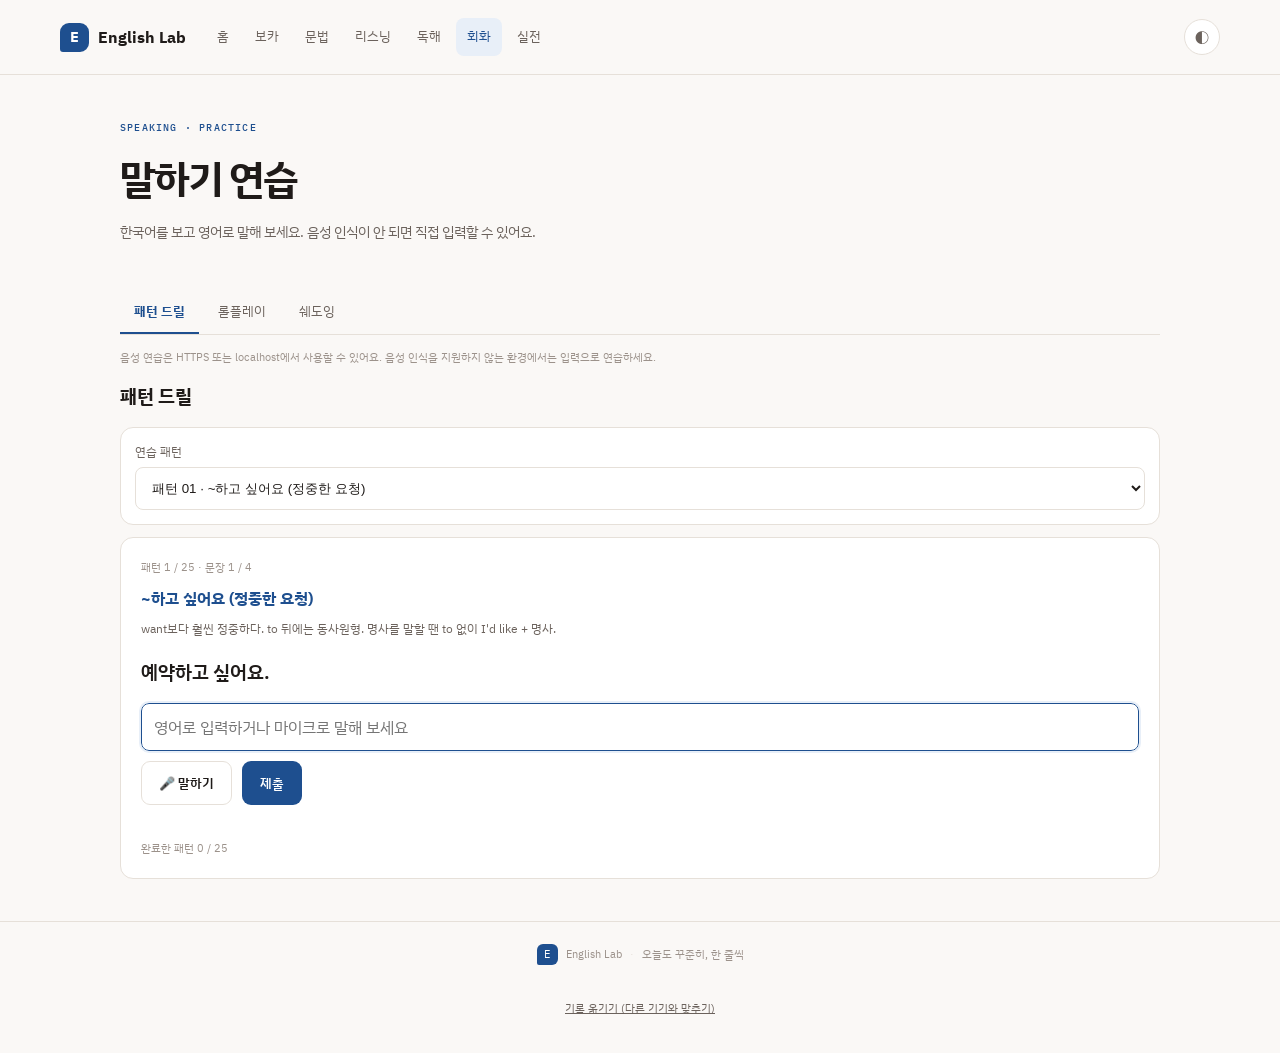
<file: pages/speaking.html>
<!doctype html>
<html lang="ko">
<head>
  <meta charset="utf-8">
  <meta name="viewport" content="width=device-width, initial-scale=1">
  <meta name="theme-color" content="#FAF8F6">
  <title>회화 — English Lab</title>
  <link rel="preconnect" href="https://fonts.googleapis.com">
  <link rel="preconnect" href="https://fonts.gstatic.com" crossorigin>
  <link href="https://fonts.googleapis.com/css2?family=IBM+Plex+Sans+KR:wght@400;600;700&family=IBM+Plex+Mono:wght@400;500&display=swap" rel="stylesheet">
  <link rel="stylesheet" href="../assets/css/style.css">
  <script src="../assets/js/common.js" defer></script>
  <script src="../assets/js/speech.js" defer></script>
  <script src="../data/speaking.js" defer></script>
  <script src="../assets/js/speaking.js" defer></script>
</head>
<body>
  <div id="site-header"></div>
  <main class="container">
    <header class="page-intro">
      <p class="eyebrow">SPEAKING · PRACTICE</p>
      <h1>말하기 연습</h1>
      <p>한국어를 보고 영어로 말해 보세요. 음성 인식이 안 되면 직접 입력할 수 있어요.</p>
    </header>
    <section class="content-section speaking-workspace">
      <div class="vocab-tabs" role="tablist" aria-label="회화 학습 메뉴">
        <button class="vocab-tab" id="speaking-tab-patterns" type="button" role="tab" aria-controls="speaking-panel-patterns" aria-selected="true">패턴 드릴</button>
        <button class="vocab-tab" id="speaking-tab-roleplay" type="button" role="tab" aria-controls="speaking-panel-roleplay" aria-selected="false" tabindex="-1">롤플레이</button>
        <button class="vocab-tab" id="speaking-tab-shadowing" type="button" role="tab" aria-controls="speaking-panel-shadowing" aria-selected="false" tabindex="-1">쉐도잉</button>
      </div>
      <p class="speaking-notice" id="speaking-notice" role="status">음성 연습은 HTTPS 또는 localhost에서 사용할 수 있어요. 음성 인식을 지원하지 않는 환경에서는 입력으로 연습하세요.</p>
      <section class="vocab-tab-panel" id="speaking-panel-patterns" role="tabpanel" aria-labelledby="speaking-tab-patterns">
        <h2>패턴 드릴</h2>
        <div id="speaking-pattern-exercise"></div>
      </section>
      <section class="vocab-tab-panel" id="speaking-panel-roleplay" role="tabpanel" aria-labelledby="speaking-tab-roleplay" hidden>
        <h2>롤플레이</h2>
        <div id="speaking-roleplay-exercise"></div>
      </section>
      <section class="vocab-tab-panel" id="speaking-panel-shadowing" role="tabpanel" aria-labelledby="speaking-tab-shadowing" hidden>
        <h2>쉐도잉</h2>
        <div id="speaking-shadowing-exercise"></div>
      </section>
    </section>
  </main>
  <div id="site-footer"></div>
</body>
</html>
</file>
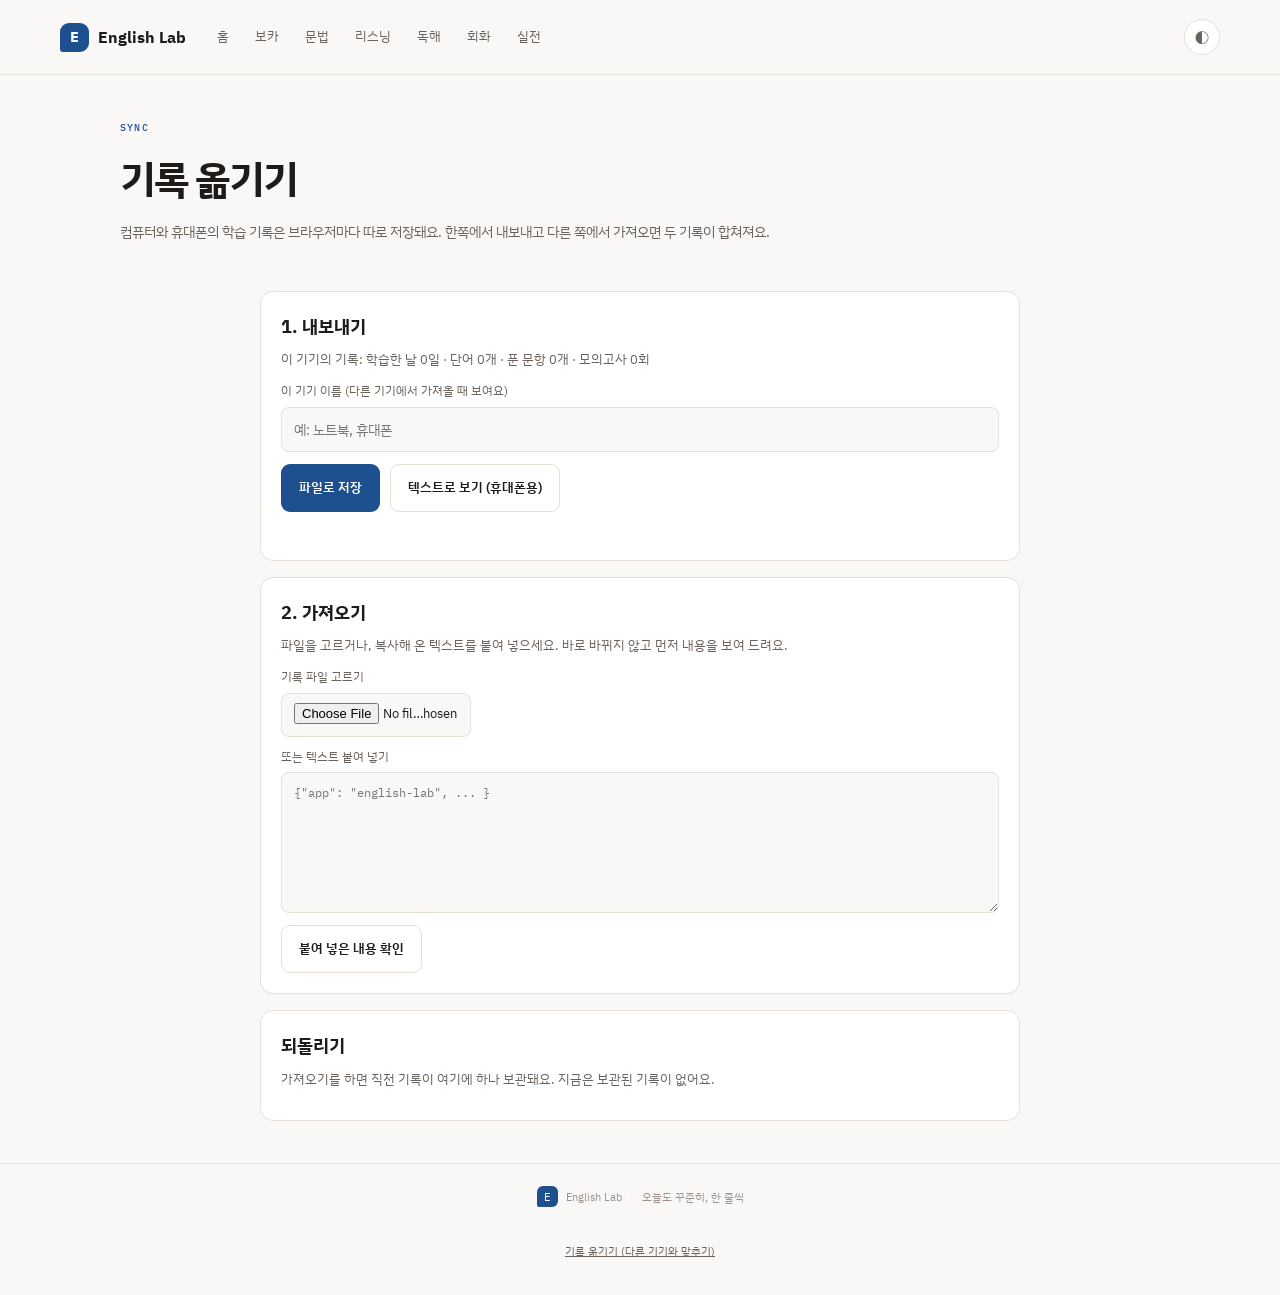
<file: pages/sync.html>
<!doctype html>
<html lang="ko">
<head>
  <meta charset="utf-8">
  <meta name="viewport" content="width=device-width, initial-scale=1">
  <meta name="theme-color" content="#FAF8F6">
  <title>기록 옮기기 — English Lab</title>
  <link rel="preconnect" href="https://fonts.googleapis.com">
  <link rel="preconnect" href="https://fonts.gstatic.com" crossorigin>
  <link href="https://fonts.googleapis.com/css2?family=IBM+Plex+Sans+KR:wght@400;600;700&family=IBM+Plex+Mono:wght@400;500&display=swap" rel="stylesheet">
  <link rel="stylesheet" href="../assets/css/style.css">
  <script src="../assets/js/common.js" defer></script>
  <script src="../assets/js/backup.js" defer></script>
</head>
<body>
  <div id="site-header"></div>
  <main class="container" id="sync-root">
    <header class="page-intro">
      <p class="eyebrow">SYNC</p>
      <h1>기록 옮기기</h1>
      <p>컴퓨터와 휴대폰의 학습 기록은 브라우저마다 따로 저장돼요. 한쪽에서 내보내고 다른 쪽에서 가져오면 두 기록이 합쳐져요.</p>
    </header>
    <p class="sync-notice" id="sync-notice" role="status" hidden></p>
    <section class="content-section sync-workspace">
      <section class="panel sync-section" aria-labelledby="sync-export-title">
        <h2 id="sync-export-title">1. 내보내기</h2>
        <p class="sync-help" id="sync-current"></p>
        <label class="field" for="sync-device-name">이 기기 이름 (다른 기기에서 가져올 때 보여요)
          <input id="sync-device-name" type="text" maxlength="40" autocomplete="off" placeholder="예: 노트북, 휴대폰">
        </label>
        <div class="sync-actions">
          <button class="button button-primary" id="sync-export-file" type="button">파일로 저장</button>
          <button class="button button-quiet" id="sync-export-text" type="button">텍스트로 보기 (휴대폰용)</button>
        </div>
        <div class="sync-export-box" id="sync-export-box" hidden>
          <label class="field" for="sync-export-area">내보낸 기록 (전부 복사하세요)
            <textarea id="sync-export-area" rows="8" readonly spellcheck="false"></textarea>
          </label>
          <button class="button button-primary" id="sync-copy" type="button">복사</button>
        </div>
        <p class="sync-message" id="sync-export-message" role="status" aria-live="polite"></p>
      </section>

      <section class="panel sync-section" aria-labelledby="sync-import-title">
        <h2 id="sync-import-title">2. 가져오기</h2>
        <p class="sync-help">파일을 고르거나, 복사해 온 텍스트를 붙여 넣으세요. 바로 바뀌지 않고 먼저 내용을 보여 드려요.</p>
        <label class="field sync-file" for="sync-import-file">기록 파일 고르기
          <input id="sync-import-file" type="file" accept=".json,application/json,text/plain">
        </label>
        <label class="field" for="sync-import-area">또는 텍스트 붙여 넣기
          <textarea id="sync-import-area" rows="6" spellcheck="false" placeholder='{"app": "english-lab", ... }'></textarea>
        </label>
        <div class="sync-actions">
          <button class="button button-quiet" id="sync-import-check" type="button">붙여 넣은 내용 확인</button>
        </div>
        <p class="sync-error" id="sync-import-error" role="alert" hidden></p>
        <div class="sync-preview" id="sync-preview" hidden></div>
      </section>

      <section class="panel sync-section" id="sync-undo" aria-live="polite"></section>
    </section>
  </main>
  <div id="site-footer"></div>
</body>
</html>
</file>
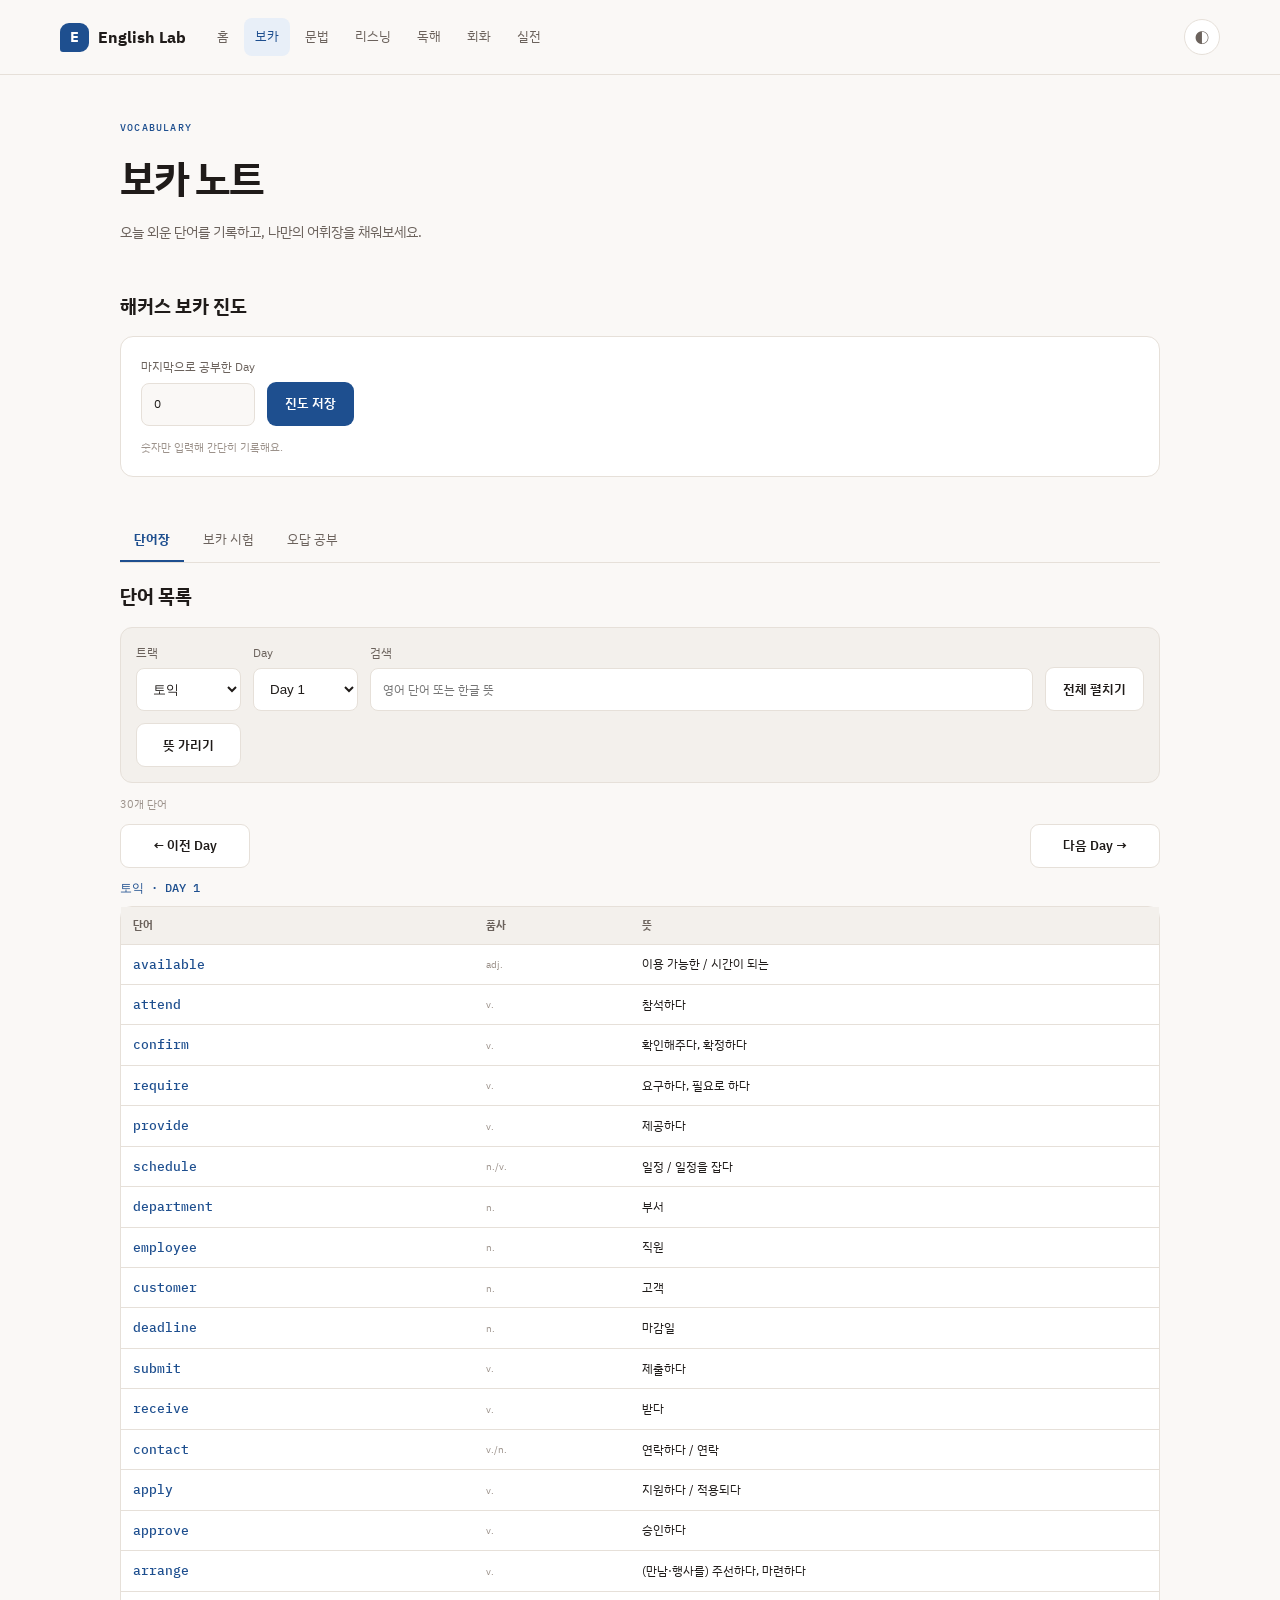
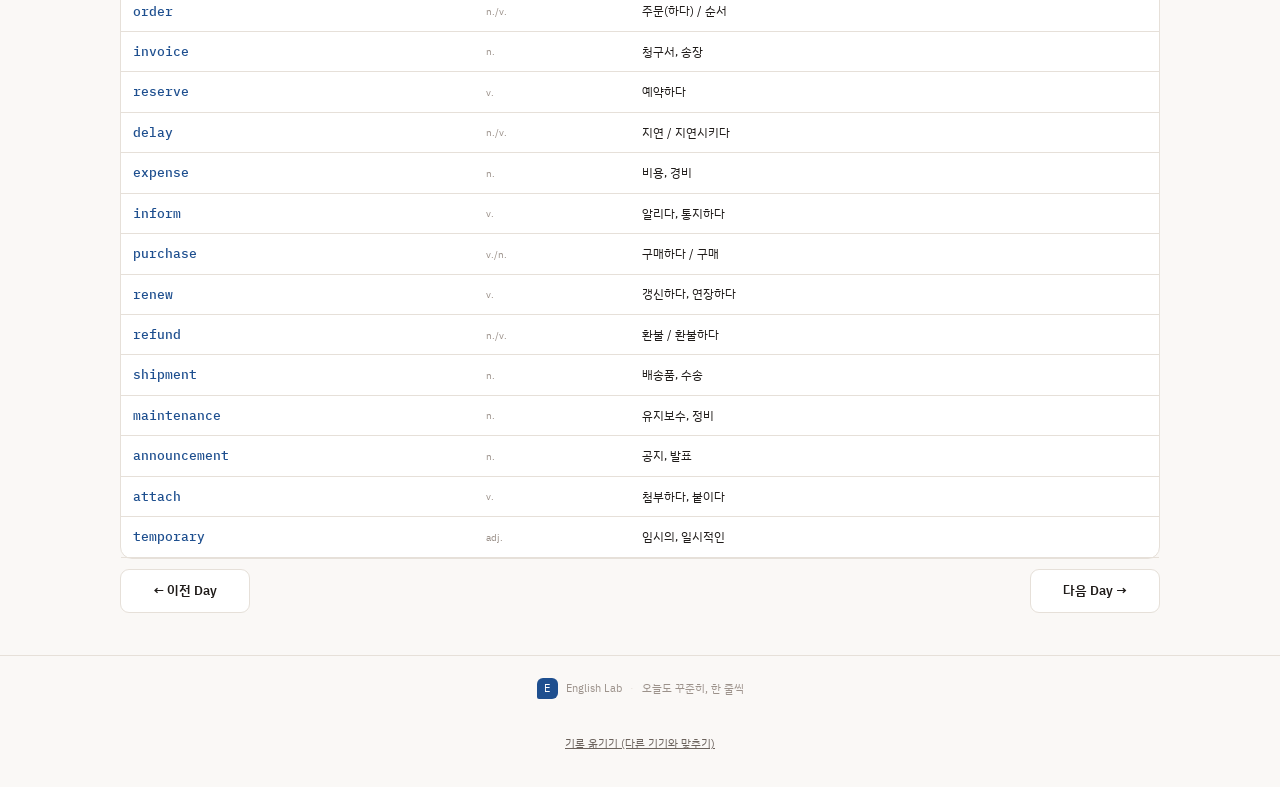
<file: pages/vocab.html>
<!doctype html>
<html lang="ko"><head>
  <meta charset="utf-8"><meta name="viewport" content="width=device-width, initial-scale=1"><meta name="theme-color" content="#FAF8F6">
  <title>보카 — English Lab</title>
  <link rel="preconnect" href="https://fonts.googleapis.com"><link rel="preconnect" href="https://fonts.gstatic.com" crossorigin>
  <link href="https://fonts.googleapis.com/css2?family=IBM+Plex+Sans+KR:wght@400;600;700&family=IBM+Plex+Mono:wght@400;500&display=swap" rel="stylesheet">
  <link rel="stylesheet" href="../assets/css/style.css"><script src="../assets/js/common.js" defer></script>
</head><body>
  <div id="site-header"></div><main class="container">
    <header class="page-intro"><p class="eyebrow">VOCABULARY</p><h1>보카 노트</h1><p>오늘 외운 단어를 기록하고, 나만의 어휘장을 채워보세요.</p></header>
    <section class="content-section"><h2>해커스 보카 진도</h2><div class="panel">
      <form class="form-row" id="vocab-form"><label class="field" for="vocab-day">마지막으로 공부한 Day<input id="vocab-day" type="number" min="0" max="999" step="1" value="0" inputmode="numeric" required></label><button class="button button-primary" type="submit">진도 저장</button></form>
      <p class="helper-text" id="vocab-message" aria-live="polite">숫자만 입력해 간단히 기록해요.</p>
    </div></section>
    <section class="content-section vocab-workspace">
      <div class="vocab-tabs" role="tablist" aria-label="보카 학습 메뉴">
        <button class="vocab-tab" id="vocab-tab-list" type="button" role="tab" aria-controls="vocab-panel-list" aria-selected="true">단어장</button>
        <button class="vocab-tab" id="vocab-tab-exam" type="button" role="tab" aria-controls="vocab-panel-exam" aria-selected="false" tabindex="-1">보카 시험</button>
        <button class="vocab-tab" id="vocab-tab-wrong" type="button" role="tab" aria-controls="vocab-panel-wrong" aria-selected="false" tabindex="-1">오답 공부</button>
      </div>
      <section class="vocab-tab-panel" id="vocab-panel-list" role="tabpanel" aria-labelledby="vocab-tab-list">
        <h2>단어 목록</h2>
        <div class="vocab-controls" aria-label="단어 검색 및 필터">
          <label class="field" for="vocab-track">트랙
            <select id="vocab-track"><option value="all">전체</option><option value="toeic">토익</option><option value="speaking">회화</option><option value="toefl">토플</option></select>
          </label>
          <label class="field" for="vocab-day-filter"><span id="vocab-day-filter-label">Day</span>
            <select id="vocab-day-filter"></select>
          </label>
          <label class="field vocab-search-field" for="vocab-search">검색
            <input id="vocab-search" type="search" placeholder="영어 단어 또는 한글 뜻">
          </label>
          <button class="button button-quiet vocab-expand-toggle" id="vocab-expand-toggle" type="button" aria-expanded="false">전체 펼치기</button>
          <button class="button button-quiet vocab-hide-toggle" id="vocab-hide-toggle" type="button" aria-pressed="false">뜻 가리기</button>
        </div>
        <p class="vocab-result-count" id="vocab-result-count" aria-live="polite"></p>
        <div class="vocab-day-navigation" id="vocab-day-navigation"></div>
        <div id="vocab-list" class="vocab-list"></div>
        <div class="vocab-day-navigation" id="vocab-day-navigation-bottom"></div>
      </section>
      <section class="vocab-tab-panel" id="vocab-panel-exam" role="tabpanel" aria-labelledby="vocab-tab-exam" hidden>
        <h2>보카 시험</h2>
        <form class="panel vocab-exam-settings" id="vocab-exam-form">
          <label class="field" for="vocab-exam-track">트랙
            <select id="vocab-exam-track"><option value="toeic">토익</option><option value="speaking">회화</option><option value="toefl">토플</option></select>
          </label>
          <label class="field" for="vocab-exam-day"><span id="vocab-exam-day-label">Day</span>
            <select id="vocab-exam-day"></select>
          </label>
          <label class="field" for="vocab-exam-type">시험 유형
            <select id="vocab-exam-type"><option value="meaning">뜻 시험</option><option value="blank">빈칸 시험</option></select>
          </label>
          <label class="field" for="vocab-exam-range">범위
            <select id="vocab-exam-range">
              <option value="1-10">1회차 (1~10)</option>
              <option value="11-20">2회차 (11~20)</option>
              <option value="21-30">3회차 (21~30)</option>
              <option value="all">전체 30문제</option>
            </select>
          </label>
          <p class="vocab-exam-message" id="vocab-exam-message" aria-live="polite"></p>
          <button class="button button-primary" type="submit">시험 시작</button>
        </form>
        <div id="vocab-exam-stage" class="vocab-exam-stage" aria-live="polite" hidden></div>
      </section>
      <section class="vocab-tab-panel" id="vocab-panel-wrong" role="tabpanel" aria-labelledby="vocab-tab-wrong" hidden>
        <h2>오답 공부</h2>
        <div class="vocab-review-summary" aria-live="polite">
          <article class="vocab-review-stat"><span>오늘 복습할 단어</span><strong id="vocab-due-count">0개</strong></article>
          <article class="vocab-review-stat"><span>약점 단어</span><strong id="vocab-weak-count">0개</strong></article>
          <article class="vocab-review-stat"><span>졸업한 단어</span><strong id="vocab-graduated-count">0개</strong></article>
        </div>
        <section class="vocab-review-section">
          <h3>오늘의 복습</h3>
          <div id="vocab-due-list" class="list-stack"></div>
          <button class="button button-primary" id="vocab-review-start" type="button">오늘 복습 시험 (0문제)</button>
        </section>
        <section class="vocab-review-section">
          <h3>누적 오답 단어</h3>
          <div id="vocab-wrong-list"></div>
        </section>
      </section>
    </section>
  </main><div id="site-footer"></div>
  <script src="../data/vocab.js"></script><script src="../assets/js/vocab.js" defer></script>
</body></html>
</file>
<file: assets/css/style.css>
:root {
  --paper: #FAF8F6;
  --surface: #FFFFFF;
  --surface-2: #F3F0EC;
  --line: #E6E0D9;
  --ink: #1F1B19;
  --ink-soft: #6B625C;
  --ink-faint: #9C928B;
  --blue: #1E4F8F;
  --blue-soft: #E8EFF8;
  --red: #C0392B;
  --red-soft: #FBEDEB;
  --green: #2E7D52;
  --green-soft: #E7F2EB;
  --shadow: 0 10px 30px rgba(31, 27, 25, 0.05);
  color-scheme: light;
}

@media (prefers-color-scheme: dark) {
  :root:not([data-theme="light"]) {
    --paper: #17191D;
    --surface: #202329;
    --surface-2: #292D34;
    --line: #3A3E46;
    --ink: #F3F0EC;
    --ink-soft: #C1B9B2;
    --ink-faint: #918A84;
    --blue: #91B9EF;
    --blue-soft: #27384F;
    --red: #F08B7E;
    --red-soft: #472C2B;
    --green: #83C69C;
    --green-soft: #263C30;
    --shadow: 0 10px 30px rgba(0, 0, 0, 0.18);
    color-scheme: dark;
  }
}

:root[data-theme="dark"] {
  --paper: #17191D;
  --surface: #202329;
  --surface-2: #292D34;
  --line: #3A3E46;
  --ink: #F3F0EC;
  --ink-soft: #C1B9B2;
  --ink-faint: #918A84;
  --blue: #91B9EF;
  --blue-soft: #27384F;
  --red: #F08B7E;
  --red-soft: #472C2B;
  --green: #83C69C;
  --green-soft: #263C30;
  --shadow: 0 10px 30px rgba(0, 0, 0, 0.18);
  color-scheme: dark;
}

:root[data-theme="light"] { color-scheme: light; }

* { box-sizing: border-box; }
html { min-width: 320px; background: var(--paper); scroll-behavior: smooth; }
body {
  margin: 0;
  color: var(--ink);
  background: var(--paper);
  font-family: "IBM Plex Sans KR", sans-serif;
  line-height: 1.65;
  overflow-x: hidden;
}
a { color: inherit; text-decoration: none; }
button, input { font: inherit; }
button { color: inherit; }
.en { font-family: "IBM Plex Mono", monospace; }
.container { width: min(100% - 32px, 1040px); margin-inline: auto; }

.site-header { position: sticky; z-index: 10; top: 0; border-bottom: 1px solid var(--line); background: var(--paper); }
.header-inner { display: flex; align-items: center; gap: 20px; width: min(100% - 32px, 1160px); height: 68px; margin: auto; }
.brand { display: inline-flex; align-items: center; flex: 0 0 auto; gap: 9px; color: var(--ink); font-size: 16px; font-weight: 700; }
.brand-mark { display: inline-grid; width: 29px; height: 29px; place-items: center; border-radius: 9px 9px 9px 3px; color: var(--surface); background: var(--blue); font-family: "IBM Plex Mono", monospace; font-size: 15px; }
.brand-mark.small { width: 21px; height: 21px; border-radius: 6px 6px 6px 2px; font-size: 11px; }
.site-nav { display: flex; flex: 1; align-items: center; gap: 4px; overflow-x: auto; scrollbar-width: none; }
.site-nav::-webkit-scrollbar { display: none; }
.nav-link { flex: 0 0 auto; padding: 8px 11px; border-radius: 8px; color: var(--ink-soft); font-size: 13px; white-space: nowrap; }
.nav-link:hover, .nav-link[aria-current="page"] { color: var(--blue); background: var(--blue-soft); }
.theme-toggle { display: grid; flex: 0 0 36px; width: 36px; height: 36px; place-items: center; border: 1px solid var(--line); border-radius: 50%; color: var(--ink-soft); background: var(--surface); cursor: pointer; }

.hero { position: relative; padding: 72px 0 64px; border-bottom: 1px solid var(--line); }
.eyebrow { margin: 0 0 8px; color: var(--blue); font-family: "IBM Plex Mono", monospace; font-size: 10px; font-weight: 500; letter-spacing: .12em; }
h1, h2, h3, p { overflow-wrap: anywhere; }
.hero h1 { max-width: 720px; margin: 0; font-size: clamp(34px, 7vw, 56px); letter-spacing: -.055em; line-height: 1.28; }
.ink-accent { color: var(--blue); }
.hero-copy { max-width: 560px; margin: 17px 0 25px; color: var(--ink-soft); font-size: 15px; }
.button-row { display: flex; flex-wrap: wrap; gap: 10px; }
.button { display: inline-flex; min-height: 44px; align-items: center; justify-content: center; gap: 8px; padding: 10px 17px; border: 1px solid transparent; border-radius: 9px; cursor: pointer; font-size: 13px; font-weight: 600; transition: transform .15s ease, background .15s ease; }
.button:hover { transform: translateY(-1px); }
.button-primary { color: var(--surface); background: var(--blue); }
.button-primary:hover { filter: brightness(1.08); }
.button-quiet { border-color: var(--line); background: var(--surface); }
.red-pencil-note { position: absolute; right: 4%; bottom: 32px; color: var(--red); font-size: 13px; font-weight: 600; transform: rotate(-7deg); }

.section-block { padding: 43px 0 0; }
.section-heading { display: flex; align-items: end; justify-content: space-between; gap: 14px; margin-bottom: 18px; }
.section-heading h2, .today-check h2 { margin: 0; font-size: 22px; letter-spacing: -.04em; }
.section-note { color: var(--ink-faint); font-size: 12px; }
.stats-grid { display: grid; grid-template-columns: repeat(2, minmax(0, 1fr)); gap: 12px; }
.stat-card, .category-card { min-width: 0; border: 1px solid var(--line); border-radius: 13px; background: var(--surface); box-shadow: var(--shadow); }
.stat-card { display: flex; min-height: 130px; flex-direction: column; justify-content: center; padding: 18px; }
.due-review-card { color: inherit; transition: transform .15s ease, border-color .15s ease, background .15s ease; }
.due-review-card[aria-disabled="true"] { cursor: default; }
.due-review-card.has-due-words { border-color: var(--red); color: var(--red); background: var(--red-soft); }
.due-review-card.has-due-words .stat-label, .due-review-card.has-due-words .stat-caption { color: var(--red); }
.due-review-card.has-due-words:hover { transform: translateY(-2px); }
.stat-card-accent { border-color: var(--blue); background: var(--blue-soft); }
.stat-label, .stat-caption { color: var(--ink-soft); font-size: 12px; }
.stat-card strong { margin: 2px 0; font-family: "IBM Plex Mono", monospace; font-size: 27px; font-weight: 500; }
.stat-caption { color: var(--ink-faint); font-size: 11px; }
.category-grid { display: grid; grid-template-columns: repeat(2, minmax(0, 1fr)); gap: 12px; }
.category-card { position: relative; display: flex; min-height: 156px; flex-direction: column; align-items: flex-start; padding: 17px; transition: transform .15s ease, border-color .15s ease; }
.category-card:hover { transform: translateY(-2px); border-color: var(--blue); }
.category-icon { display: grid; width: 32px; height: 32px; place-items: center; margin-bottom: 13px; border-radius: 9px; color: var(--blue); background: var(--blue-soft); font-family: "IBM Plex Mono", monospace; font-size: 13px; font-weight: 500; }
.category-title { font-size: 16px; font-weight: 700; }
.category-description { margin-top: 3px; color: var(--ink-soft); font-size: 11px; }
.card-arrow { position: absolute; right: 16px; bottom: 16px; color: var(--blue); }
.today-check { position: relative; display: flex; flex-wrap: wrap; align-items: center; justify-content: space-between; gap: 18px; margin: 42px 0 56px; padding: 23px; border: 1px solid var(--line); border-radius: 14px; background: var(--surface-2); }
.today-check p:not(.eyebrow):not(.check-message) { margin: 5px 0 0; color: var(--ink-soft); font-size: 12px; }
.check-message { flex-basis: 100%; margin: -11px 0 0; color: var(--green); font-size: 12px; }

.page-intro { padding: 45px 0 25px; }
.page-intro h1 { margin: 0; font-size: clamp(29px, 6vw, 40px); letter-spacing: -.05em; }
.page-intro > p:last-child { max-width: 650px; margin: 9px 0 0; color: var(--ink-soft); font-size: 14px; }
.content-section { margin: 15px 0 42px; }
.content-section h2 { margin: 0 0 14px; font-size: 19px; }
.panel { padding: 20px; border: 1px solid var(--line); border-radius: 13px; background: var(--surface); }
.placeholder { display: grid; min-height: 130px; place-items: center; padding: 20px; border: 1px dashed var(--ink-faint); border-radius: 12px; color: var(--ink-faint); background: var(--surface); text-align: center; font-size: 13px; }
.form-row { display: flex; flex-wrap: wrap; align-items: end; gap: 12px; }
.field { display: grid; gap: 6px; color: var(--ink-soft); font-size: 12px; }
.field input { width: min(100%, 190px); min-height: 43px; padding: 9px 12px; border: 1px solid var(--line); border-radius: 8px; color: var(--ink); background: var(--paper); }
.helper-text { margin: 12px 0 0; color: var(--ink-faint); font-size: 11px; }
.list-stack { display: grid; gap: 12px; }
.note-card { padding: 19px; border: 1px solid var(--line); border-radius: 12px; background: var(--surface); }
.note-card h3 { margin: 0 0 6px; font-size: 16px; }
.note-card p { margin: 6px 0 0; color: var(--ink-soft); font-size: 13px; }
.vocab-controls { display: grid; grid-template-columns: auto auto minmax(180px, 1fr) auto; align-items: end; gap: 12px; margin-bottom: 12px; padding: 15px; border: 1px solid var(--line); border-radius: 12px; background: var(--surface-2); }
.vocab-controls select, .vocab-controls input { min-width: 0; min-height: 43px; padding: 9px 12px; border: 1px solid var(--line); border-radius: 8px; color: var(--ink); background: var(--surface); }
.vocab-controls select { min-width: 105px; }
.vocab-search-field input { width: 100%; }
.vocab-hide-toggle { white-space: nowrap; }
.vocab-day-navigation { display: flex; justify-content: space-between; gap: 10px; margin: 10px 0; }
.vocab-day-navigation[hidden] { display: none; }
.vocab-day-navigation .button { min-width: 130px; }
.vocab-membership { color: var(--ink-faint); font-size: 9px; }
.vocab-track-prompt { min-height: 78px; }
.vocab-track-summary { display: grid; grid-template-columns: repeat(3, minmax(0, 1fr)); gap: 10px; }
.vocab-track-count { display: flex; align-items: center; justify-content: space-between; gap: 8px; padding: 14px; border: 1px solid var(--line); border-radius: 10px; background: var(--surface); color: var(--ink-soft); font-size: 12px; }
.vocab-track-count strong { color: var(--blue); font-family: "IBM Plex Mono", monospace; font-weight: 500; }
.vocab-result-count { margin: 0 0 9px; color: var(--ink-faint); font-size: 11px; }
.vocab-list { display: grid; gap: 20px; }
.vocab-table { width: 100%; table-layout: fixed; border: 1px solid var(--line); border-spacing: 0; border-radius: 12px; background: var(--surface); }
.vocab-table caption { padding: 0 0 9px; color: var(--blue); font-family: "IBM Plex Mono", monospace; font-size: 12px; font-weight: 500; text-align: left; }
.vocab-table th, .vocab-table td { padding: 9px 12px; border-bottom: 1px solid var(--line); overflow-wrap: anywhere; text-align: left; vertical-align: middle; font-size: 12px; }
.vocab-table th { color: var(--ink-soft); background: var(--surface-2); font-size: 11px; }
.vocab-table th:nth-child(1) { width: 34%; }
.vocab-table th:nth-child(2) { width: 15%; }
.vocab-table th:nth-child(3) { width: 51%; }
.vocab-entry-row { cursor: pointer; }
.vocab-entry-row:hover { background: var(--surface-2); }
.vocab-entry-row[aria-expanded="true"] { background: var(--blue-soft); }
.vocab-expand-button { display: inline-flex; max-width: 100%; align-items: baseline; gap: 8px; padding: 0; border: 0; color: inherit; background: transparent; text-align: left; cursor: pointer; }
.vocab-word, .vocab-pos, .vocab-pos-inline, .vocab-example, .vocab-example-ko { display: block; }
.vocab-word { color: var(--blue); font-size: 13px; font-weight: 500; }
.vocab-pos, .vocab-pos-inline { color: var(--ink-faint); font-size: 10px; }
.vocab-pos-inline { display: none; }
.vocab-meaning-hidden { min-width: 74px; padding: 4px 8px; border: 1px solid var(--line); border-radius: 5px; color: var(--ink-faint); background: var(--surface-2); cursor: pointer; font-size: 10px; }
.vocab-detail-row[hidden] { display: none; }
.vocab-detail-row td { width: 100%; padding: 0; background: var(--surface-2); }
.vocab-table tbody .vocab-detail-row { display: table-row; }
.vocab-table tbody .vocab-detail-row[hidden] { display: none; }
.vocab-table tbody .vocab-detail-row td { display: table-cell; }
.vocab-detail-panel { display: grid; gap: 6px; width: 100%; padding: 10px 16px; }
.vocab-detail-section { margin: 0; color: var(--ink-soft); font-size: 12px; }
.vocab-detail-label { display: block; margin-bottom: 4px; color: var(--ink-faint); font-size: 10px; }
.vocab-example { color: var(--blue); font-size: 12px; }
.vocab-example-ko { margin-top: 2px; color: var(--ink-soft); font-size: 11px; }
.vocab-tags { margin-top: 0; }
.vocab-recall-row { display: flex; align-items: baseline; justify-content: space-between; gap: 12px; }
.vocab-inline-tags { flex: 0 0 auto; color: var(--ink-faint); font-size: 10px; text-align: right; }
.vocab-wrong-form { margin-left: 2px; color: var(--red); font-size: 10px; font-weight: 600; white-space: nowrap; }
.vocab-tabs { display: flex; gap: 5px; margin-bottom: 18px; border-bottom: 1px solid var(--line); }
.vocab-tab { padding: 10px 14px; border: 0; border-bottom: 2px solid transparent; color: var(--ink-soft); background: transparent; cursor: pointer; font-size: 13px; }
.vocab-tab[aria-selected="true"] { border-bottom-color: var(--blue); color: var(--blue); font-weight: 700; }
.vocab-tab-panel[hidden], .vocab-exam-stage[hidden] { display: none; }
.vocab-tab-panel h2 { margin: 0 0 14px; font-size: 19px; }
.vocab-exam-settings { display: grid; grid-template-columns: repeat(4, minmax(0, 1fr)); align-items: end; gap: 14px; }
.vocab-exam-settings select { width: 100%; min-width: 0; min-height: 43px; padding: 9px 12px; border: 1px solid var(--line); border-radius: 8px; color: var(--ink); background: var(--surface); }
.vocab-exam-settings .button { justify-self: start; }
.vocab-exam-message { grid-column: 1 / -1; margin: 0; color: var(--red); font-size: 12px; }
.vocab-exam-stage { margin-top: 16px; scroll-margin-top: 90px; }
.vocab-question { max-width: 700px; margin-inline: auto; }
.vocab-question-prompt { margin: 8px 0 18px; color: var(--ink); font-size: 19px; line-height: 1.6; overflow-wrap: anywhere; }
.vocab-next-button { margin-top: 16px; }
.vocab-quiz-feedback p { margin: 5px 0; }
.vocab-results h3 { margin: 2px 0; font-size: 24px; }
.vocab-result-rate { margin: 0; color: var(--green); font-size: 14px; font-weight: 600; }
.vocab-result-misses { margin-top: 22px; }
.vocab-result-misses h4 { margin: 0 0 9px; font-size: 14px; }
.vocab-result-miss { padding: 11px 0; border-top: 1px solid var(--line); }
.vocab-result-miss strong, .vocab-result-miss span { margin-right: 10px; }
.vocab-result-miss strong { color: var(--blue); }
.vocab-result-miss p { margin: 5px 0 0; color: var(--ink-soft); font-size: 12px; }
.vocab-result-actions { margin-top: 18px; }
.vocab-wrong-card { border-left: 3px solid var(--red); }
.vocab-wrong-card h3 { color: var(--red); }
.vocab-wrong-meta { display: block; margin-top: 8px; color: var(--ink-faint); font-size: 10px; }
#vocab-wrong-start { margin-top: 14px; }
.vocab-review-summary { display: grid; grid-template-columns: repeat(3, minmax(0, 1fr)); gap: 10px; margin-bottom: 24px; }
.vocab-review-stat { display: flex; min-width: 0; flex-direction: column; gap: 4px; padding: 14px; border: 1px solid var(--line); border-radius: 11px; background: var(--surface); }
.vocab-review-stat span { color: var(--ink-soft); font-size: 11px; }
.vocab-review-stat strong { color: var(--blue); font-family: "IBM Plex Mono", monospace; font-size: 22px; font-weight: 500; }
.vocab-review-stat:first-child strong { color: var(--red); }
.vocab-review-section { margin-top: 28px; }
.vocab-review-section h3 { margin: 0 0 12px; font-size: 16px; }
.vocab-due-card { border-left: 3px solid var(--red); }
.vocab-due-heading { display: flex; flex-wrap: wrap; align-items: baseline; gap: 6px 10px; }
.vocab-due-heading h4 { margin: 0; color: var(--blue); font-size: 16px; }
.vocab-due-heading .vocab-pos { display: inline; }
.vocab-review-badge { margin-left: auto; color: var(--ink-faint); font-size: 10px; }
.vocab-due-meaning { color: var(--ink); font-size: 14px; font-weight: 600; }
.vocab-due-tip { margin: 10px 0 !important; color: var(--red); font-size: 15px !important; font-weight: 600; }
.vocab-due-example { color: var(--blue) !important; font-size: 12px !important; }
.vocab-due-translation, .vocab-due-distractors { color: var(--ink-soft); font-size: 11px !important; }
#vocab-review-start { margin-top: 14px; }
.vocab-weak-table { width: 100%; table-layout: fixed; border: 1px solid var(--line); border-spacing: 0; border-radius: 11px; background: var(--surface); }
.vocab-weak-table th, .vocab-weak-table td { padding: 10px 12px; border-bottom: 1px solid var(--line); overflow-wrap: anywhere; text-align: left; font-size: 12px; }
.vocab-weak-table th { color: var(--ink-soft); background: var(--surface-2); font-size: 11px; }
.vocab-weak-table tbody tr:last-child td { border-bottom: 0; }
.tag-list { display: flex; flex-wrap: wrap; gap: 6px; margin-top: 12px; }
.tag { padding: 3px 9px; border-radius: 99px; color: var(--blue); background: var(--blue-soft); font-size: 10px; }
.accordion-item { overflow: hidden; border: 1px solid var(--line); border-radius: 10px; background: var(--surface); }
.accordion-item + .accordion-item { margin-top: 9px; }
.accordion-trigger { display: flex; width: 100%; align-items: center; justify-content: space-between; gap: 15px; padding: 15px 17px; border: 0; background: transparent; text-align: left; cursor: pointer; font-weight: 600; }
.accordion-trigger::after { content: "+"; color: var(--blue); font-family: "IBM Plex Mono", monospace; font-size: 18px; }
.accordion-trigger[aria-expanded="true"]::after { content: "−"; }
.accordion-panel { padding: 0 17px 16px; color: var(--ink-soft); font-size: 13px; }
.accordion-panel[hidden] { display: none; }
.grammar-notes-heading { display: flex; align-items: center; justify-content: space-between; gap: 12px; margin-bottom: 14px; }
.grammar-notes-heading h2 { margin: 0; font-size: 19px; }
.grammar-list { display: grid; gap: 10px; }
.grammar-topic-trigger { align-items: center; }
.grammar-topic-summary { display: grid; min-width: 0; gap: 3px; }
.grammar-topic-heading { color: var(--ink); }
.grammar-topic-one-line { color: var(--ink-soft); font-size: 12px; font-weight: 400; }
.grammar-weight { flex: 0 0 auto; padding: 3px 9px; border-radius: 99px; color: var(--blue); background: var(--blue-soft); font-size: 10px; }
.grammar-topic-panel { display: grid; gap: 18px; padding-top: 2px; }
.grammar-detail-section { min-width: 0; }
.grammar-detail-section h3 { margin: 0 0 8px; color: var(--ink); font-size: 14px; }
.grammar-detail-section > p { margin: 0; white-space: pre-line; }
.grammar-table-scroll { max-width: 100%; overflow-x: auto; border: 1px solid var(--line); border-radius: 9px; }
.grammar-table { width: 100%; min-width: 390px; border-collapse: collapse; background: var(--surface); }
.grammar-table th, .grammar-table td { padding: 9px 11px; border-bottom: 1px solid var(--line); text-align: left; vertical-align: top; }
.grammar-table th { color: var(--ink-soft); background: var(--surface-2); font-size: 11px; }
.grammar-table td { color: var(--ink); font-size: 12px; }
.grammar-table tbody tr:last-child td { border-bottom: 0; }
.grammar-examples { display: grid; gap: 8px; }
.grammar-example-card { min-width: 0; padding: 10px 12px; border: 1px solid var(--line); border-radius: 9px; background: var(--surface); }
.grammar-example-card p { margin: 0; overflow-wrap: anywhere; }
.grammar-example-good { color: var(--green); }
.grammar-example-bad { margin-top: 4px !important; color: var(--red); text-decoration: line-through; }
.grammar-example-note { margin-top: 6px !important; color: var(--ink-faint); font-size: 11px; }
.grammar-trap { padding: 11px 13px; border-left: 3px solid var(--red); border-radius: 0 8px 8px 0; color: var(--ink); background: var(--red-soft); }
.grammar-workspace .vocab-tab-panel > h2 { margin-bottom: 14px; }
.grammar-quiz-settings { display: grid; grid-template-columns: repeat(2, minmax(0, 1fr)); align-items: end; gap: 12px; margin-bottom: 16px; }
.grammar-quiz-settings select { width: 100%; min-width: 0; min-height: 43px; padding: 9px 12px; border: 1px solid var(--line); border-radius: 8px; color: var(--ink); background: var(--surface); }
.grammar-quiz-settings .button, .grammar-quiz-message { grid-column: 1 / -1; }
.grammar-quiz-message { margin: 0; color: var(--red); font-size: 12px; }
.grammar-quiz-stage[hidden] { display: none; }
.grammar-question, .grammar-results { max-width: 760px; margin-inline: auto; }
.grammar-question-prompt { margin: 7px 0 18px; font-size: 19px; }
.grammar-quiz-options { margin-bottom: 14px; }
.grammar-answer-feedback { margin: 13px 0; color: var(--ink-soft); font-size: 13px; }
.grammar-explanation { margin: 0 0 8px; }
.grammar-note-link { color: var(--blue); font-size: 12px; font-weight: 600; }
.grammar-also-link { display: block; margin-top: 4px; }
.grammar-next-button { margin-top: 6px; }
.grammar-results h3 { margin: 0 0 6px; font-size: 23px; }
.grammar-result-rate { margin: 0 0 18px; color: var(--green); font-weight: 600; }
.grammar-result-rules, .grammar-result-misses { margin-top: 18px; }
.grammar-result-rules h4, .grammar-result-misses h4 { margin: 0 0 9px; font-size: 14px; }
.grammar-result-rules p, .grammar-result-miss p { margin: 5px 0; font-size: 12px; }
.grammar-result-miss { padding: 10px 12px; border-left: 3px solid var(--red); border-radius: 0 8px 8px 0; background: var(--red-soft); }
.grammar-result-miss + .grammar-result-miss { margin-top: 8px; }
.grammar-result-actions { margin-top: 18px; }
.grammar-weak-list { display: grid; gap: 9px; margin-bottom: 16px; }
.grammar-weak-item { display: grid; grid-template-columns: minmax(110px, 1fr) minmax(80px, 2fr) auto; align-items: center; gap: 12px; padding: 12px 14px; border: 1px solid var(--line); border-radius: 10px; background: var(--surface); }
.grammar-weak-item.is-weak { border-color: var(--red); color: var(--red); background: var(--red-soft); }
.grammar-weak-heading { display: flex; flex-wrap: wrap; align-items: baseline; gap: 8px; }
.grammar-weak-count, .grammar-data-insufficient { color: var(--ink-faint); font-size: 11px; }
.grammar-data-insufficient { grid-column: 2 / -1; margin: 0; }
.grammar-accuracy-track { height: 9px; overflow: hidden; border-radius: 99px; background: var(--surface-2); }
.grammar-accuracy-bar { display: block; height: 100%; border-radius: inherit; background: var(--green); }
.grammar-weak-item.is-weak .grammar-accuracy-bar { background: var(--red); }
.grammar-accuracy-value { min-width: 38px; font-family: "IBM Plex Mono", monospace; font-size: 12px; text-align: right; }
.grammar-weak-item .grammar-data-insufficient { grid-column: 2 / -1; }
.listening-voice-settings { display: grid; grid-template-columns: repeat(2, minmax(0, 1fr)); gap: 12px; margin-bottom: 12px; }
.listening-voice-settings select, .listening-answer-field input { width: 100%; min-width: 0; min-height: 43px; padding: 9px 12px; border: 1px solid var(--line); border-radius: 8px; color: var(--ink); background: var(--surface); }
.listening-voice-diagnostics, .listening-accent-note { grid-column: 1 / -1; margin: -4px 0 0; color: var(--ink-faint); font-size: 10px; }
.listening-support-note { min-height: 20px; margin: 0 0 12px; color: var(--ink-faint); font-size: 11px; }
.listening-support-note.is-unsupported { color: var(--red); }
.listening-fallback-note { margin: -7px 0 12px; color: var(--ink-faint); font-size: 10px; }
.listening-workspace [hidden] { display: none; }
.listening-exercise { max-width: 760px; margin-inline: auto; }
.listening-counter { margin: 0 0 10px; color: var(--ink-faint); font-family: "IBM Plex Mono", monospace; font-size: 11px; }
.listening-button-row { display: flex; flex-wrap: wrap; gap: 8px; margin-bottom: 14px; }
.listening-answer-field { margin: 12px 0; }
.listening-score { margin: 12px 0 6px; color: var(--green); font-size: 13px; font-weight: 700; }
.dictation-result { display: flex; flex-wrap: wrap; align-items: flex-end; gap: 8px; min-height: 26px; margin: 8px 0; }
.dictation-word-group { display: inline-flex; flex-direction: column; align-items: center; gap: 1px; }
.dictation-word { color: var(--ink); font-family: "IBM Plex Mono", monospace; font-size: 13px; }
.dictation-word.is-correct { color: var(--green); }
.dictation-word.is-wrong, .dictation-word.is-extra { color: var(--red); }
.dictation-word.is-missing { min-width: 25px; color: var(--ink-faint); text-align: center; }
.dictation-expected { color: var(--green); font-family: "IBM Plex Mono", monospace; font-size: 9px; }
.dictation-full-answer { color: var(--green); font-size: 15px; }
.dictation-translation, .listening-translation { color: var(--ink-soft); font-size: 12px; }
.listening-playback-message { min-height: 20px; margin: 8px 0 0; color: var(--ink-faint); font-size: 11px; }
.listening-choice-list { display: grid; gap: 8px; margin: 12px 0; }
.listening-choice-row { display: flex; min-width: 0; align-items: stretch; gap: 7px; }
.listening-choice-answer { flex: 1; min-width: 0; padding: 11px 13px; border: 1px solid var(--line); border-radius: 9px; background: var(--surface); text-align: left; cursor: pointer; overflow-wrap: anywhere; }
.listening-choice-answer:hover:not(:disabled) { border-color: var(--blue); background: var(--blue-soft); }
.listening-choice-answer:disabled { cursor: default; }
.listening-choice-answer.correct { border-color: var(--green); color: var(--green); background: var(--green-soft); }
.listening-choice-answer.incorrect { border-color: var(--red); color: var(--red); background: var(--red-soft); }
.listening-choice-play { flex: 0 0 40px; width: 40px; border: 1px solid var(--line); border-radius: 9px; color: var(--blue); background: var(--surface); cursor: pointer; }
.listening-feedback { margin: 12px 0; font-size: 12px; }
.listening-feedback p { margin: 5px 0; }
.listening-explanation { color: var(--ink-soft); }
.listening-question { margin: 8px 0 14px; font-size: 17px; }
.listening-part3-quiz { margin-top: 20px; padding-top: 16px; border-top: 1px solid var(--line); }
.listening-transcript { margin-top: 12px; padding: 12px 14px; border-radius: 9px; background: var(--surface-2); }
.listening-transcript-line { margin: 6px 0; font-size: 12px; overflow-wrap: anywhere; }
/* Part 3·4 시각 정보 도표: 표가 넓으면 표 안쪽만 가로로 스크롤한다 (페이지는 넘치지 않는다) */
.listening-graphic { margin: 12px 0; max-width: 100%; min-width: 0; border: 1px solid var(--line); border-radius: 9px; background: var(--surface); color: var(--ink); overflow: hidden; }
.listening-graphic-title { margin: 0; padding: 8px 12px; font-size: 13px; font-weight: 700; background: var(--surface-2); border-bottom: 1px solid var(--line); }
.listening-graphic-scroll { overflow-x: auto; -webkit-overflow-scrolling: touch; }
.listening-graphic-scroll:focus-visible { outline: 2px solid var(--blue); outline-offset: -2px; }
.listening-graphic-table { width: 100%; border-collapse: collapse; font-size: 13px; }
.listening-graphic-table th, .listening-graphic-table td { padding: 7px 12px; text-align: left; white-space: nowrap; border-bottom: 1px solid var(--line); }
.listening-graphic-table th { color: var(--ink-soft); font-weight: 600; }
.listening-graphic-table tbody tr:last-child td { border-bottom: 0; }
.listening-graphic-cue { font-weight: 700; }
/* Part 7 문장 삽입 위치 [1]~[4]: 본문 흐름을 끊지 않게 작고 옅게, 줄바꿈 없이 문장 끝에 붙인다 */
.reading-insert-mark { margin-left: 2px; font-size: 0.82em; font-weight: 700; color: var(--blue); white-space: nowrap; }
.listening-speaker { color: var(--blue); font-weight: 700; }
.listening-now-speaking { margin: 8px 0 0; color: var(--blue); font-size: 13px; font-weight: 700; }
/* Part 1 사진 묘사 (리스닝 탭 · LC 풀세트 공용) */
.listening-part1-figure, .practice-lc-figure { margin: 12px 0; padding: 0; text-align: center; }
.listening-part1-photo, .practice-lc-photo { display: block; width: 100%; max-width: 720px; max-height: 70vh; margin: 0 auto; border-radius: 9px; background: var(--surface-2); object-fit: contain; }
.listening-part1-photo[hidden], .practice-lc-photo[hidden] { display: none; }
.listening-part1-fallback, .practice-lc-photo-fallback { margin: 0; padding: 40px 16px; border: 1px dashed var(--line); border-radius: 9px; background: var(--surface-2); color: var(--ink-soft); font-size: 13px; }
.listening-part1-guide { margin: 0 0 8px; color: var(--ink-soft); font-size: 12px; }
.practice-review-group .practice-lc-figure { max-width: 480px; }
.reading-strategy-list { display: grid; gap: 10px; }
.reading-strategy-trigger { align-items: flex-start; }
.reading-strategy-summary { display: grid; min-width: 0; gap: 3px; }
.reading-strategy-title { color: var(--ink); }
.reading-strategy-one-line { color: var(--ink-soft); font-size: 12px; font-weight: 400; }
.reading-strategy-panel { display: grid; gap: 16px; }
.reading-strategy-section { min-width: 0; }
.reading-strategy-section h3 { margin: 0 0 7px; color: var(--ink); font-size: 13px; }
.reading-strategy-points { margin: 0; padding-left: 20px; }
.reading-strategy-points li + li { margin-top: 5px; }
.reading-strategy-trap, .reading-strategy-example { margin: 0; padding: 10px 12px; border-radius: 8px; background: var(--surface-2); }
.reading-strategy-trap { border-left: 3px solid var(--red); }
.reading-strategy-example { color: var(--blue); overflow-wrap: anywhere; }
.reading-passage-picker { display: flex; align-items: end; gap: 12px; margin-bottom: 14px; }
.reading-passage-picker .field { flex: 1; min-width: 0; }
.reading-passage-picker select { width: 100%; min-width: 0; min-height: 43px; padding: 9px 12px; border: 1px solid var(--line); border-radius: 8px; color: var(--ink); background: var(--surface); }
.reading-exercise { display: grid; gap: 14px; scroll-margin-top: 90px; }
.reading-timer-row { display: flex; flex-wrap: wrap; align-items: center; gap: 10px; }
.reading-timer-label { color: var(--ink-faint); font-size: 11px; }
.reading-timer-output { color: var(--blue); font-family: "IBM Plex Mono", monospace; font-size: 14px; font-weight: 500; }
.reading-passage-card { min-width: 0; }
.reading-passage-type { margin: 0 0 12px; color: var(--blue); font-size: 12px; font-weight: 700; }
.reading-passage-header { max-width: 65ch; margin-bottom: 16px; padding: 12px 14px; border: 1px solid var(--line); border-radius: 9px; color: var(--ink-soft); background: var(--surface-2); font-size: 12px; overflow-wrap: anywhere; }
.reading-passage-header p { margin: 2px 0; }
.reading-passage-part.has-divider { margin-top: 20px; padding-top: 16px; border-top: 2px dashed var(--line); }
.reading-part-label { display: inline-block; margin: 0 0 10px; padding: 3px 9px; border-radius: 999px; color: var(--blue); background: var(--blue-soft); font-size: 12px; font-weight: 700; }
.reading-sentences { max-width: 65ch; color: var(--ink); font-size: 13px; line-height: 1.9; overflow-wrap: anywhere; }
.reading-sentence { margin: 0 -8px; padding: 4px 8px; border-radius: 6px; cursor: pointer; transition: background .15s ease; }
.reading-sentence.is-highlighted { background: var(--blue-soft); }
.reading-sentence:focus-visible { outline: 2px solid var(--blue); outline-offset: 1px; }
.reading-sentence p { margin: 0; }
.reading-sentence-ko { color: var(--ink-soft); font-family: "IBM Plex Sans KR", sans-serif; font-size: 12px; }
.reading-vocab-section { margin-top: 18px; padding-top: 13px; border-top: 1px solid var(--line); }
.reading-vocab-section h3, .reading-questions > h3 { margin: 0 0 9px; font-size: 14px; }
.reading-vocab-list { display: flex; flex-wrap: wrap; gap: 7px; margin: 0; padding: 0; list-style: none; }
.reading-vocab-list li { display: flex; flex-wrap: wrap; gap: 5px; padding: 5px 9px; border-radius: 7px; background: var(--surface-2); font-size: 11px; }
.reading-vocab-word { color: var(--blue); }
.reading-vocab-meaning { color: var(--ink-soft); }
.reading-action-row { display: flex; flex-wrap: wrap; gap: 8px; margin-top: 16px; }
.reading-questions { display: grid; gap: 10px; }
.reading-questions > h3 { margin-bottom: 0; }
.reading-question-card { min-width: 0; padding: 14px; border: 1px solid var(--line); border-radius: 10px; background: var(--surface); }
.reading-question-card h4 { margin: 0 0 10px; font-size: 13px; }
.reading-choices { display: grid; gap: 7px; }
.reading-choice { width: 100%; min-width: 0; padding: 10px 12px; border: 1px solid var(--line); border-radius: 8px; background: var(--surface); text-align: left; cursor: pointer; font-size: 12px; overflow-wrap: anywhere; }
.reading-choice:hover:not(:disabled), .reading-choice.is-selected { border-color: var(--blue); background: var(--blue-soft); }
.reading-choice:disabled { cursor: default; }
.reading-choice.is-correct { border-color: var(--green); color: var(--green); background: var(--green-soft); }
.reading-choice.is-incorrect { border-color: var(--red); color: var(--red); background: var(--red-soft); }
.reading-explanation { margin-top: 10px; padding: 9px 11px; border-radius: 8px; background: var(--surface-2); font-size: 12px; }
.reading-explanation[hidden] { display: none; }
.reading-explanation p { margin: 4px 0; }
.reading-answer { font-weight: 700; }
.reading-result-score { margin: 0; color: var(--green); font-size: 14px; font-weight: 700; }
.reading-review-list { display: grid; gap: 12px; }
.reading-review-card { min-width: 0; }
.reading-review-heading { display: flex; flex-wrap: wrap; align-items: baseline; justify-content: space-between; gap: 5px 12px; }
.reading-review-heading h3 { margin: 0; font-size: 15px; }
.reading-review-score, .reading-review-note { color: var(--ink-faint); font-size: 11px; }
.reading-review-misses { display: grid; gap: 8px; margin: 12px 0; }
.reading-review-miss { padding: 10px 12px; border-left: 3px solid var(--red); border-radius: 0 8px 8px 0; background: var(--red-soft); }
.reading-review-miss h4 { margin: 0 0 5px; font-size: 12px; }
.reading-review-miss p { margin: 4px 0; font-size: 11px; }
.reading-review-answer { color: var(--green); font-weight: 700; }
.reading-review-note { margin: 11px 0; }
.reading-review-card > .button { margin-top: 12px; }
.speaking-workspace { min-width: 0; }
.speaking-notice { margin: -5px 0 15px; color: var(--ink-faint); font-size: 11px; }
.speaking-picker { margin-bottom: 12px; padding: 14px; }
.speaking-picker .field { min-width: 0; }
.speaking-picker select, .speaking-picker-inline select { width: 100%; min-width: 0; min-height: 43px; padding: 9px 12px; border: 1px solid var(--line); border-radius: 8px; color: var(--ink); background: var(--surface); }
.speaking-card { min-width: 0; }
.speaking-progress { margin: 0 0 9px; color: var(--ink-faint); font-size: 11px; }
.speaking-pattern-meaning { margin: 0; color: var(--blue); font-size: 16px; }
.speaking-tip { margin: 7px 0 18px; color: var(--ink-soft); font-size: 12px; }
.speaking-prompt { margin: 0 0 15px; font-size: 19px; font-weight: 600; }
.speaking-situation, .speaking-translation { color: var(--ink-soft); font-size: 12px; }
.speaking-activity { display: grid; gap: 12px; min-width: 0; }
.speaking-response { display: grid; gap: 10px; min-width: 0; }
.speaking-answer { width: 100%; min-width: 0; min-height: 46px; padding: 10px 12px; border: 1px solid var(--line); border-radius: 8px; color: var(--ink); background: var(--surface); }
.speaking-answer:focus { border-color: var(--blue); outline: 2px solid var(--blue-soft); }
.speaking-input-actions { align-items: center; }
.speaking-mic[hidden] { display: none; }
.speaking-input-notice { min-height: 18px; margin: 0; color: var(--ink-faint); font-size: 11px; }
.speaking-audio-status { min-height: 18px; margin: 0; color: var(--ink-faint); font-size: 11px; }
.speaking-result-area { min-width: 0; }
.speaking-feedback { display: grid; justify-items: start; gap: 9px; margin-top: 13px; padding: 14px; border: 1px solid var(--line); border-radius: 10px; background: var(--surface-2); }
.speaking-feedback.is-passed { border-color: var(--green); }
.speaking-feedback.is-retry { border-color: var(--red); }
.speaking-score { margin: 0; color: var(--ink); font-size: 14px; font-weight: 700; }
.speaking-feedback.is-passed .speaking-score { color: var(--green); }
.speaking-feedback.is-retry .speaking-score { color: var(--red); }
.speaking-model { margin: 0; color: var(--blue); font-size: 13px; overflow-wrap: anywhere; }
.speaking-word-comparison { display: flex; flex-wrap: wrap; gap: 3px 6px; margin: 0; font-size: 13px; overflow-wrap: anywhere; }
.speaking-word.is-correct { color: var(--green); }
.speaking-word.is-incorrect { color: var(--red); text-decoration: underline; text-decoration-color: var(--red); }
.speaking-saved-progress { margin: 6px 0 0; color: var(--ink-faint); font-size: 11px; }
.speaking-speaker { margin: 0; color: var(--blue); font-size: 11px; font-weight: 700; }
.speaking-other-line { margin: 0; color: var(--ink); font-size: 16px; line-height: 1.8; overflow-wrap: anywhere; }
.speaking-stage-direction { margin: 0; color: var(--ink-soft); font-size: 14px; font-style: italic; line-height: 1.7; overflow-wrap: anywhere; }
.speaking-comment { margin: 0; color: var(--ink-soft); font-size: 12px; }
.speaking-summary h3 { margin: 0 0 10px; font-size: 17px; }
.speaking-summary h4 { margin: 12px 0 6px; font-size: 13px; }
.speaking-transcript { display: grid; gap: 7px; margin: 0 0 15px; padding-left: 22px; color: var(--ink-soft); font-size: 12px; overflow-wrap: anywhere; }
.speaking-picker-inline { max-width: 150px; margin-bottom: 14px; }
.speaking-shadow-model { margin: -7px 0 14px; color: var(--blue); font-size: 13px; overflow-wrap: anywhere; }
.speaking-shadow-navigation { align-items: center; margin-top: 15px; }
.speaking-shadow-navigation .speaking-saved-progress { margin-left: auto; }
.english-sentence { display: block; margin: 10px 0; color: var(--blue); font-size: 14px; }
.strategy-grid { display: grid; gap: 12px; }
.mistake-card { border-left: 3px solid var(--red); }
.answer-wrong, .answer-right { display: block; margin-top: 7px; padding: 9px 11px; border-radius: 7px; font-size: 13px; }
.answer-wrong { color: var(--red); background: var(--red-soft); }
.answer-right { color: var(--green); background: var(--green-soft); }
.quiz-card { max-width: 680px; margin: 0 auto; }
.quiz-count { color: var(--ink-faint); font-family: "IBM Plex Mono", monospace; font-size: 11px; }
.quiz-prompt { margin: 7px 0 18px; font-size: 20px; }
.quiz-options { display: grid; gap: 9px; }
.quiz-option { width: 100%; padding: 12px 14px; border: 1px solid var(--line); border-radius: 9px; background: var(--surface); text-align: left; cursor: pointer; }
.quiz-option:hover:not(:disabled) { border-color: var(--blue); background: var(--blue-soft); }
.quiz-option:disabled { cursor: default; }
.quiz-option.correct { border-color: var(--green); color: var(--green); background: var(--green-soft); }
.quiz-option.incorrect { border-color: var(--red); color: var(--red); background: var(--red-soft); }
.quiz-feedback { min-height: 28px; margin: 14px 0; color: var(--ink-soft); font-size: 13px; }
.quiz-actions { display: flex; justify-content: space-between; gap: 12px; }
.plan-list { display: grid; gap: 9px; }
.plan-item { display: flex; align-items: flex-start; gap: 12px; padding: 13px 15px; border: 1px solid var(--line); border-radius: 10px; background: var(--surface); }
.plan-item input { width: 18px; height: 18px; flex: 0 0 18px; margin: 3px 0 0; accent-color: var(--green); }
.plan-week { display: block; color: var(--blue); font-family: "IBM Plex Mono", monospace; font-size: 10px; }
.plan-title { font-weight: 600; font-size: 13px; }
.plan-item.is-done .plan-title { color: var(--ink-faint); text-decoration: line-through; }
.plan-progress { margin: 0 0 13px; color: var(--ink-soft); font-size: 12px; }

.practice-intro h3 { margin: 0 0 8px; font-size: 17px; }
.practice-intro p { margin: 0 0 8px; color: var(--ink-soft); font-size: 13px; }
.practice-intro .button { margin-top: 8px; }
.practice-timer-bar { position: sticky; z-index: 5; top: 68px; display: flex; flex-wrap: wrap; align-items: center; justify-content: space-between; gap: 8px 14px; margin-bottom: 14px; padding: 10px 16px; border: 1px solid var(--blue); border-radius: 11px; color: var(--blue); background: var(--blue-soft); box-shadow: var(--shadow); }
.practice-time-group { display: flex; align-items: baseline; gap: 9px; }
.practice-time-label, .practice-progress { font-size: 12px; font-weight: 600; }
.practice-time { font-family: "IBM Plex Mono", monospace; font-size: 22px; font-weight: 500; }
.practice-timer-bar.is-warning { border-color: var(--red); color: var(--red); background: var(--surface); }
.practice-timer-bar.is-danger { border-color: var(--red); color: var(--surface); background: var(--red); }
.practice-exam-layout { display: grid; gap: 14px; }
.practice-question-area { min-width: 0; }
.practice-question-meta { margin: 0 0 10px; color: var(--blue); font-size: 12px; font-weight: 700; }
.practice-question-prompt { margin: 14px 0; font-size: 16px; line-height: 1.6; outline: none; }
.practice-passage { padding: 14px; border: 1px solid var(--line); border-radius: 10px; background: var(--surface-2); font-size: 13px; line-height: 1.85; overflow-wrap: anywhere; }
.practice-passage .reading-passage-header { background: var(--surface); }
.practice-passage .reading-sentences { font-size: 13px; }
.practice-sentence { margin: 0 0 4px; }
.practice-part6-text { margin: 0; }
.practice-blank { padding: 0 4px; border-bottom: 2px solid var(--blue); color: var(--blue); font-weight: 600; white-space: nowrap; }
.practice-blank.is-current { border-radius: 4px 4px 0 0; background: var(--blue-soft); }
.quiz-option.is-selected { border-color: var(--blue); color: var(--blue); background: var(--blue-soft); font-weight: 600; }
.practice-nav-row { display: flex; flex-wrap: wrap; gap: 8px; margin-top: 18px; }
.practice-submit { margin-left: auto; }
.practice-omr { min-width: 0; padding: 16px; }
.practice-omr-title { margin: 0 0 10px; font-size: 15px; }
.practice-omr-section + .practice-omr-section { margin-top: 12px; }
.practice-omr-part { margin: 0 0 6px; color: var(--ink-soft); font-size: 11px; font-weight: 700; }
.practice-omr-grid { display: grid; grid-template-columns: repeat(auto-fill, minmax(42px, 1fr)); gap: 6px; }
.practice-omr-cell { display: grid; min-width: 0; min-height: 44px; place-items: center; padding: 3px 0; border: 1px solid var(--line); border-radius: 8px; background: var(--surface); cursor: pointer; font-family: "IBM Plex Mono", monospace; line-height: 1.2; }
.practice-omr-number { font-size: 12px; }
.practice-omr-mark { color: var(--ink-faint); font-size: 10px; }
.practice-omr-cell.is-answered { border-color: var(--blue); color: var(--surface); background: var(--blue); }
.practice-omr-cell.is-answered .practice-omr-mark { color: var(--surface); }
.practice-omr-cell.is-current { outline: 2px solid var(--blue); outline-offset: 2px; }
.practice-mode-list { display: grid; gap: 14px; }
.practice-mode-card h3 { margin: 0 0 6px; font-size: 17px; }
.practice-mode-card p { margin: 0 0 6px; color: var(--ink-soft); font-size: 13px; }
.practice-mode-card .practice-mode-meta { color: var(--blue); font-size: 14px; font-weight: 700; }
.practice-mode-card .practice-mode-saved { color: var(--red); font-weight: 600; }
.practice-mode-card .button { margin-top: 8px; }
/* LC 풀세트: 음성 한 번 재생, 진행 표시용 OMR */
.practice-lc-format { margin: 0 0 10px; color: var(--blue); font-size: 12px; font-weight: 700; }
.practice-lc-directions { margin: 0 0 8px; color: var(--ink-soft); font-size: 13px; }
.practice-lc-audio { display: flex; flex-wrap: wrap; align-items: center; gap: 8px 12px; margin: 10px 0 14px; }
.practice-lc-once { color: var(--ink-faint); font-size: 11px; }
.practice-lc-message { margin: 0 0 10px; color: var(--red); font-size: 12px; }
.practice-lc-wait { margin: 12px 0; padding: 12px 14px; border-radius: 9px; background: var(--surface-2); color: var(--ink-soft); font-size: 13px; }
.practice-lc-rule { margin: 8px 0 0; color: var(--ink-faint); font-size: 11px; }
.practice-lc-script { margin: 10px 0; }
.practice-lc-ko { margin: 4px 0 0; color: var(--ink-soft); font-size: 12px; }
.practice-lc-replay { margin: 8px 0 0; }
.practice-omr-note { margin: 0 0 8px; color: var(--ink-faint); font-size: 11px; }
.practice-omr-cell.is-static { cursor: default; }
.practice-omr-cell.is-passed:not(.is-answered) { opacity: 0.55; }
.practice-back { margin-top: 8px; margin-left: 6px; }
.practice-time-alert { flex-basis: 100%; margin: 0; font-size: 15px; font-weight: 700; }
.practice-timer-bar.has-alert { border-width: 2px; }
.practice-omr.is-full .practice-omr-section { padding-top: 8px; border-top: 1px dashed var(--line); }
.practice-omr.is-full .practice-omr-section:first-of-type { padding-top: 0; border-top: 0; }
.practice-omr-section.is-current-section .practice-omr-part { color: var(--blue); }
.practice-suspended-notice { margin: 0 0 10px; padding: 10px 12px; border: 1px solid var(--red); border-radius: 9px; color: var(--red); font-size: 13px; font-weight: 700; }
.practice-full-score .practice-band-value { font-size: 24px; }
.practice-analysis { margin-top: 18px; }
.practice-analysis h4 { margin: 0 0 6px; font-size: 14px; }
.practice-analysis-note { margin: 0 0 8px; color: var(--ink-faint); font-size: 11px; }
.practice-stat-row { display: grid; grid-template-columns: minmax(0, 7.5em) minmax(0, 1fr) auto; align-items: center; gap: 4px 10px; padding: 5px 0; font-size: 12px; }
.practice-stat-row .grammar-note-link { grid-column: 1 / -1; font-size: 11px; }
.practice-stat-label { overflow-wrap: anywhere; color: var(--ink-soft); font-weight: 600; }
.practice-stat-bar { display: block; height: 8px; overflow: hidden; border-radius: 99px; background: var(--surface-2); }
.practice-stat-fill { display: block; height: 100%; border-radius: 99px; background: var(--blue); }
.practice-stat-value { font-family: "IBM Plex Mono", monospace; font-size: 11px; white-space: nowrap; }
.practice-review-group { margin-top: 16px; padding-top: 14px; border-top: 1px solid var(--line); }
.practice-review-title { margin: 0 0 8px; color: var(--blue); font-size: 13px; font-weight: 700; }
.practice-review-ko { margin: 2px 0 8px; color: var(--ink-soft); font-size: 12px; }
.practice-review-translate { margin: 8px 0; }
.practice-review-miss { margin-top: 10px; padding: 10px 12px; border-radius: 9px; background: var(--surface-2); font-size: 13px; }
.practice-review-miss p { margin: 0 0 5px; }
.practice-full-history { margin-top: 14px; }
.practice-full-history h3 { margin: 0 0 4px; font-size: 15px; }
.practice-full-trend { display: flex; align-items: stretch; gap: 4px; height: 150px; margin: 8px 0 14px; padding: 6px 0; border-bottom: 1px solid var(--line); }
.practice-full-trend-col { display: flex; flex: 1 1 0; flex-direction: column; align-items: center; min-width: 0; gap: 3px; }
.practice-full-trend-score, .practice-full-trend-date { color: var(--ink-faint); font-family: "IBM Plex Mono", monospace; font-size: 9px; }
.practice-full-trend-track { display: flex; flex: 1 1 auto; align-items: flex-end; width: 100%; max-width: 28px; }
.practice-full-trend-bar { display: block; width: 100%; border-radius: 4px 4px 0 0; background: var(--blue); }
.practice-result { max-width: 760px; margin-inline: auto; }
.practice-result-score { margin: 0; font-size: 26px; }
.practice-result-rate { margin: 2px 0 16px; color: var(--green); font-weight: 600; }
.practice-band { padding: 14px 16px; border: 1px solid var(--blue); border-radius: 11px; background: var(--blue-soft); }
.practice-band-label { margin: 0; color: var(--ink-soft); font-size: 12px; }
.practice-band-value { display: block; margin: 2px 0; color: var(--blue); font-size: 22px; }
.practice-band-note { margin: 0; color: var(--ink-faint); font-size: 11px; }
.practice-part-scores { display: grid; grid-template-columns: repeat(3, minmax(0, 1fr)); gap: 8px; margin-top: 12px; }
.practice-part-score { display: grid; gap: 2px; padding: 11px; border: 1px solid var(--line); border-radius: 10px; background: var(--surface-2); color: var(--ink-soft); font-size: 12px; text-align: center; }
.practice-part-score strong { color: var(--ink); font-family: "IBM Plex Mono", monospace; font-size: 18px; font-weight: 500; }
.practice-result-time { margin: 14px 0 0; color: var(--ink-soft); font-size: 12px; }
.practice-result-time.is-timeout { color: var(--red); font-weight: 600; }
.practice-miss-meta { color: var(--red); font-weight: 700; }
.practice-miss-question { color: var(--ink); }
.practice-miss-context { color: var(--ink-soft); }
.practice-miss-answer.is-correct { color: var(--green); font-weight: 600; }
.practice-result-actions { display: flex; flex-wrap: wrap; gap: 8px; margin-top: 18px; }
.practice-part-picker { display: flex; flex-wrap: wrap; align-items: end; gap: 12px; margin-bottom: 14px; }
.practice-part-picker select { min-width: 0; min-height: 43px; padding: 9px 12px; border: 1px solid var(--line); border-radius: 8px; color: var(--ink); background: var(--surface); }
.practice-drill-list { display: grid; gap: 12px; margin-bottom: 14px; }
.practice-drill-card .practice-question-prompt { margin-top: 0; }
.practice-drill-feedback .grammar-note-link { display: inline-block; margin-top: 8px; }
.practice-drill-explanation { margin: 7px 0 0; color: var(--ink-soft); font-size: 12px; }
.practice-drill-passage .button { margin-top: 12px; }
.practice-translation { margin: 10px 0 0; color: var(--ink-soft); font-size: 12px; }
.practice-trend { margin-bottom: 14px; }
.practice-trend h3 { margin: 0 0 2px; font-size: 15px; }
.practice-trend-note { margin: 0 0 10px; color: var(--ink-faint); font-size: 11px; }
.practice-trend-row { display: grid; grid-template-columns: 64px minmax(0, 1fr) auto; align-items: baseline; gap: 10px; padding: 8px 0; border-top: 1px solid var(--line); font-size: 12px; }
.practice-trend-part { font-weight: 700; }
.practice-trend-values { color: var(--blue); overflow-wrap: anywhere; }
.practice-trend-average { color: var(--ink-soft); white-space: nowrap; }
.practice-history-table { width: 100%; border: 1px solid var(--line); border-spacing: 0; border-radius: 12px; background: var(--surface); font-size: 12px; }
.practice-history-table caption { padding: 0 0 9px; color: var(--blue); font-weight: 700; text-align: left; }
.practice-history-table th, .practice-history-table td { padding: 9px 12px; border-bottom: 1px solid var(--line); text-align: left; }
.practice-history-table th { color: var(--ink-soft); background: var(--surface-2); font-size: 11px; }
.practice-history-table tbody tr:last-child td { border-bottom: 0; }

.site-footer { border-top: 1px solid var(--line); }
.site-footer p { display: flex; align-items: center; justify-content: center; gap: 8px; width: min(100% - 32px, 1040px); margin: auto; padding: 22px 0; color: var(--ink-faint); font-size: 11px; }
.footer-divider { color: var(--line); }

@media (min-width: 700px) {
  .header-inner { height: 74px; }
  .hero { padding: 92px 0 82px; }
  .stats-grid { grid-template-columns: repeat(5, minmax(0, 1fr)); }
  .category-grid { grid-template-columns: repeat(3, minmax(0, 1fr)); }
  .practice-mode-list { grid-template-columns: repeat(2, minmax(0, 1fr)); }
  .category-card { min-height: 176px; padding: 20px; }
  .strategy-grid { grid-template-columns: repeat(3, minmax(0, 1fr)); }
  .content-section { margin-top: 23px; }
  .practice-timer-bar { top: 74px; }
}

@media (min-width: 900px) {
  .practice-exam-layout { grid-template-columns: minmax(0, 1fr) 270px; align-items: start; }
  .practice-omr { position: sticky; top: 150px; }
  .practice-omr.is-full { max-height: calc(100vh - 170px); overflow-y: auto; } /* 100칸이 화면보다 길어도 끝까지 보이게 */
}

@media (max-width: 520px) {
  .header-inner { gap: 10px; }
  .brand { gap: 6px; font-size: 14px; }
  .site-nav { gap: 0; }
  .nav-link { padding: 8px 9px; font-size: 12px; }
  .theme-toggle { flex-basis: 33px; width: 33px; height: 33px; }
  .hero { padding-top: 55px; }
  .red-pencil-note { right: 2px; bottom: 13px; }
  .section-heading { align-items: flex-start; }
  .section-note { max-width: 110px; padding-top: 15px; text-align: right; }
  .today-check { align-items: flex-start; flex-direction: column; }
  .vocab-controls { grid-template-columns: repeat(2, minmax(0, 1fr)); gap: 10px; padding: 12px; }
  .vocab-controls select { width: 100%; min-width: 0; }
  .vocab-search-field { grid-column: 1 / -1; }
  .vocab-hide-toggle { width: 100%; }
  .vocab-expand-toggle { width: 100%; }
  .vocab-day-navigation .button { min-width: 0; flex: 1; }
  .vocab-track-summary { grid-template-columns: 1fr; }
  .vocab-table, .vocab-table tbody, .vocab-table tr, .vocab-table td { display: block; width: 100%; }
  .vocab-table thead { position: static; width: auto; height: auto; overflow: visible; clip: auto; white-space: normal; clip-path: none; }
  .vocab-table thead tr { display: grid; grid-template-columns: minmax(0, 1fr) minmax(0, 1.15fr); padding: 0 12px; }
  .vocab-table thead th { padding: 8px 3px; border: 0; }
  .vocab-table thead th:nth-child(2) { display: none; }
  .vocab-table tbody tr.vocab-entry-row { display: grid; grid-template-columns: minmax(0, 1fr) minmax(0, 1.15fr); align-items: center; padding: 8px 12px; border-bottom: 1px solid var(--line); }
  .vocab-table tbody tr.vocab-entry-row td { min-width: 0; padding: 5px 3px; border: 0; }
  .vocab-table tbody tr.vocab-entry-row td:nth-child(2) { display: none; }
  .vocab-table tbody tr.vocab-entry-row td:nth-child(3) { text-align: right; }
  .vocab-table tbody tr.vocab-entry-row td:nth-child(3)::before { content: none; }
  .vocab-expand-button { display: flex; flex-direction: column; align-items: flex-start; gap: 1px; }
  .vocab-table .vocab-entry-row .vocab-expand-button .vocab-pos-inline { display: block; }
  .vocab-table tbody tr.vocab-detail-row { display: block; padding: 0; border-bottom: 1px solid var(--line); }
  .vocab-table tbody tr.vocab-detail-row[hidden] { display: none; }
  .vocab-table tbody tr.vocab-detail-row td { display: block; padding: 0; }
  .vocab-detail-panel { gap: 6px; padding: 10px 12px; }
  .vocab-recall-row { align-items: flex-start; }
  .vocab-inline-tags { font-size: 9px; }
  .vocab-tabs { gap: 0; }
  .vocab-tab { flex: 1; padding-inline: 7px; font-size: 12px; white-space: nowrap; }
  .grammar-topic-trigger { align-items: flex-start; gap: 8px; padding: 13px 12px; }
  .grammar-topic-trigger::after { flex: 0 0 auto; }
  .grammar-topic-one-line { font-size: 11px; }
  .grammar-weight { padding: 3px 7px; font-size: 9px; }
  .grammar-topic-panel { padding-inline: 12px; }
  .grammar-notes-heading .button { min-height: 40px; padding-inline: 11px; font-size: 11px; white-space: nowrap; }
  .grammar-quiz-settings { padding: 14px; }
  .grammar-quiz-settings .button, .grammar-result-actions .button, #grammar-weak-practice { width: 100%; }
  .grammar-question-prompt { font-size: 16px; }
  .grammar-weak-item { grid-template-columns: minmax(0, 1fr) auto; gap: 8px; padding: 11px; }
  .grammar-weak-heading { grid-column: 1 / -1; justify-content: space-between; }
  .grammar-data-insufficient { grid-column: 1 / -1; }
  .grammar-accuracy-track { grid-column: 1; }
  .grammar-accuracy-value { grid-column: 2; grid-row: 2; }
  .grammar-result-actions { flex-direction: column; }
  .listening-voice-settings { padding: 14px; }
  .listening-button-row .button { flex: 1 1 130px; }
  .listening-choice-answer { padding: 10px; font-size: 12px; }
  .listening-choice-play { flex-basis: 38px; width: 38px; }
  .reading-passage-picker { align-items: stretch; flex-direction: column; padding: 14px; }
  .reading-passage-picker .button { width: 100%; }
  .reading-timer-row { align-items: flex-start; }
  .reading-timer-row .button { flex: 1 1 100%; }
  .reading-passage-card, .reading-question-card, .reading-review-card { padding: 14px; }
  .reading-passage-header { padding: 10px; font-size: 11px; }
  .reading-sentences { font-size: 12px; }
  .reading-action-row .button, .reading-review-card > .button { flex: 1 1 100%; }
  .reading-strategy-trigger { gap: 8px; padding: 13px 12px; }
  .reading-strategy-one-line { font-size: 11px; }
  .reading-strategy-panel { padding-inline: 12px; }
  .practice-timer-bar { padding: 8px 12px; }
  .practice-time { font-size: 19px; }
  .practice-question-area, .practice-omr, .practice-result { padding: 14px; }
  .practice-passage { padding: 11px; font-size: 12px; }
  .practice-question-prompt { font-size: 15px; }
  .practice-nav-row .button { flex: 1 1 0; min-width: 0; padding-inline: 8px; }
  .practice-submit { margin-left: 0; }
  .practice-omr-grid { grid-template-columns: repeat(auto-fill, minmax(38px, 1fr)); gap: 5px; }
  .practice-part-scores { gap: 6px; }
  .practice-part-score { padding: 9px 4px; font-size: 11px; }
  .practice-part-picker { align-items: stretch; flex-direction: column; padding: 14px; }
  .practice-part-picker .button, .practice-result-actions .button { width: 100%; }
  .practice-trend-row { grid-template-columns: 52px minmax(0, 1fr); }
  .practice-trend-average { grid-column: 2; }
  .practice-history-table, .practice-history-table tbody, .practice-history-table tr, .practice-history-table td { display: block; width: 100%; }
  .practice-history-table caption { display: block; padding: 12px 12px 4px; }
  .practice-history-table thead { position: absolute; width: 1px; height: 1px; overflow: hidden; clip: rect(0, 0, 0, 0); clip-path: inset(50%); }
  .practice-history-table tbody tr { padding: 8px 12px; border-bottom: 1px solid var(--line); }
  .practice-history-table tbody tr:last-child { border-bottom: 0; }
  .practice-history-table td { display: flex; justify-content: space-between; gap: 10px; padding: 3px 0; border: 0; }
  .practice-history-table td::before { content: attr(data-label); color: var(--ink-faint); font-size: 10px; }
  .vocab-exam-settings { grid-template-columns: repeat(2, minmax(0, 1fr)); gap: 12px; padding: 15px; }
  .vocab-question-prompt { font-size: 16px; }
  .vocab-results h3 { font-size: 21px; }
  .vocab-result-actions { flex-direction: column; }
  .vocab-result-actions .button { width: 100%; }
  .vocab-review-summary { gap: 7px; }
  .vocab-review-stat { padding: 10px 8px; }
  .vocab-review-stat span { font-size: 10px; }
  .vocab-review-stat strong { font-size: 18px; }
  .vocab-weak-table, .vocab-weak-table tbody, .vocab-weak-table tr, .vocab-weak-table td { display: block; width: 100%; }
  .vocab-weak-table thead { position: absolute; width: 1px; height: 1px; overflow: hidden; clip: rect(0, 0, 0, 0); clip-path: inset(50%); }
  .vocab-weak-table tbody tr { display: grid; grid-template-columns: minmax(0, 1fr) auto; gap: 0 10px; padding: 8px 12px; border-bottom: 1px solid var(--line); }
  .vocab-weak-table tbody tr:last-child { border-bottom: 0; }
  .vocab-weak-table td { display: flex; justify-content: space-between; gap: 10px; padding: 4px 0; border: 0; }
  .vocab-weak-table td:nth-child(1), .vocab-weak-table td:nth-child(2) { grid-column: 1 / -1; }
  .vocab-weak-table td::before { content: attr(data-label); color: var(--ink-faint); font-size: 10px; }
  .vocab-weak-table td:nth-child(1)::before { content: none; }
  .vocab-weak-table td:nth-child(1) { color: var(--blue); font-weight: 600; }
  .vocab-weak-table td:nth-child(3), .vocab-weak-table td:nth-child(4) { justify-content: flex-start; }
}

@media (max-width: 380px) {
  .vocab-inline-tags { max-width: 78px; overflow-wrap: anywhere; }
}

/* 기록 옮기기 (pages/sync.html) */
.sync-workspace { display: grid; gap: 16px; max-width: 760px; margin-inline: auto; }
.sync-section h2 { margin: 0 0 8px; font-size: 18px; }
.sync-help { margin: 0 0 10px; color: var(--ink-soft); font-size: 13px; }
.sync-section .field { margin: 10px 0; }
.sync-section .field input[type="text"], .sync-section textarea { width: 100%; min-height: 44px; padding: 10px 12px; border: 1px solid var(--line); border-radius: 8px; color: var(--ink); background: var(--paper); font: inherit; font-size: 14px; }
.sync-section textarea { font-family: "IBM Plex Mono", monospace; font-size: 12px; resize: vertical; }
.sync-file input[type="file"] { min-height: 44px; font-size: 13px; }
.sync-actions { display: flex; flex-wrap: wrap; gap: 10px; margin: 12px 0 0; }
.sync-actions .button { min-height: 48px; }
.sync-message { min-height: 18px; margin: 10px 0 0; color: var(--ink-soft); font-size: 12px; }
.sync-error { margin: 12px 0 0; padding: 12px 14px; border: 1px solid var(--red); border-radius: 9px; color: var(--red); background: var(--red-soft); font-size: 13px; }
.sync-notice { max-width: 760px; margin: 0 auto 16px; padding: 12px 14px; border: 1px solid var(--green); border-radius: 9px; color: var(--green); background: var(--green-soft); font-size: 13px; }
.sync-preview { margin-top: 16px; padding-top: 14px; border-top: 1px solid var(--line); }
.sync-preview h3 { margin: 0 0 6px; font-size: 16px; }
.sync-preview-meta { margin: 0 0 10px; color: var(--ink-soft); font-size: 13px; }
.sync-compare { width: 100%; border-collapse: collapse; font-size: 13px; }
.sync-compare th, .sync-compare td { padding: 7px 6px; border-bottom: 1px solid var(--line); text-align: right; }
.sync-compare th:first-child { text-align: left; font-weight: 600; }
.sync-compare thead th { color: var(--ink-faint); font-size: 11px; font-weight: 600; }
.sync-compare td.is-more { color: var(--blue); font-weight: 700; }
.sync-verdict { margin: 10px 0; font-size: 13px; font-weight: 600; }
.sync-modes { display: grid; gap: 8px; margin: 12px 0 0; padding: 0; border: 0; }
.sync-modes legend { margin-bottom: 6px; color: var(--ink-soft); font-size: 12px; }
.sync-mode { display: flex; gap: 10px; align-items: flex-start; min-height: 48px; padding: 10px 12px; border: 1px solid var(--line); border-radius: 9px; cursor: pointer; }
.sync-mode input { width: 20px; height: 20px; margin: 2px 0 0; flex: 0 0 auto; }
.sync-mode strong { display: block; font-size: 14px; }
.sync-mode-note { display: block; color: var(--ink-soft); font-size: 12px; }
.sync-overwrite-warning { margin-top: 10px; padding: 12px 14px; border: 1px solid var(--red); border-radius: 9px; background: var(--red-soft); color: var(--red); font-size: 13px; }
.sync-overwrite-warning p { margin: 0 0 8px; }
.sync-agree { display: flex; gap: 10px; align-items: center; min-height: 44px; color: var(--ink); cursor: pointer; }
.sync-agree input { width: 22px; height: 22px; flex: 0 0 auto; }
.button.is-danger { color: var(--surface); background: var(--red); }
.sync-actions .button:disabled { cursor: not-allowed; opacity: .5; transform: none; }
.sync-home-link { margin: 12px 0 0; font-size: 13px; }
.sync-home-link a { color: var(--blue); font-weight: 700; }
.sync-home-link span { color: var(--ink-faint); font-size: 12px; }
.site-footer .footer-sync { padding-top: 0; }
.footer-sync-link { display: inline-flex; min-height: 44px; align-items: center; color: var(--ink-soft); text-decoration: underline; }
@media (max-width: 560px) {
  .sync-actions .button { flex: 1 1 100%; }
  .sync-compare { font-size: 12px; }
  .sync-compare th, .sync-compare td { padding: 6px 3px; }
}
</file>
